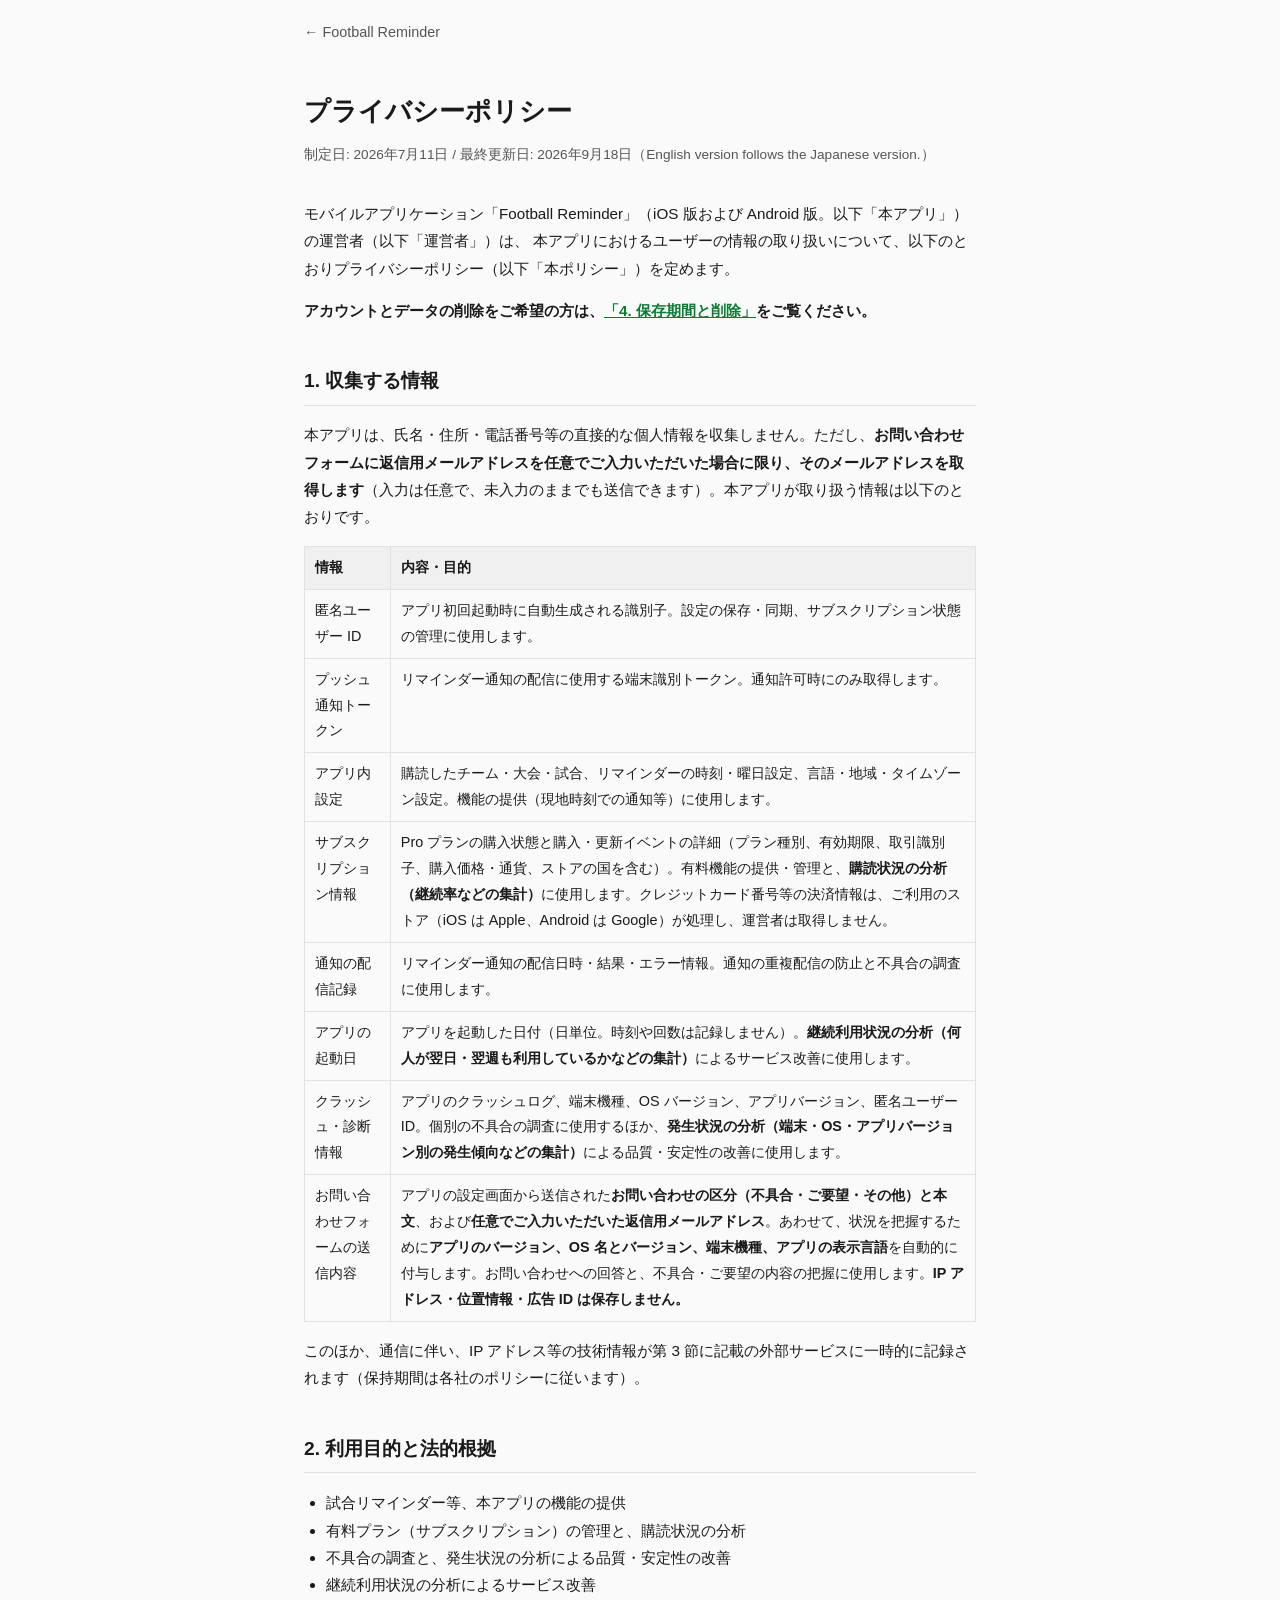
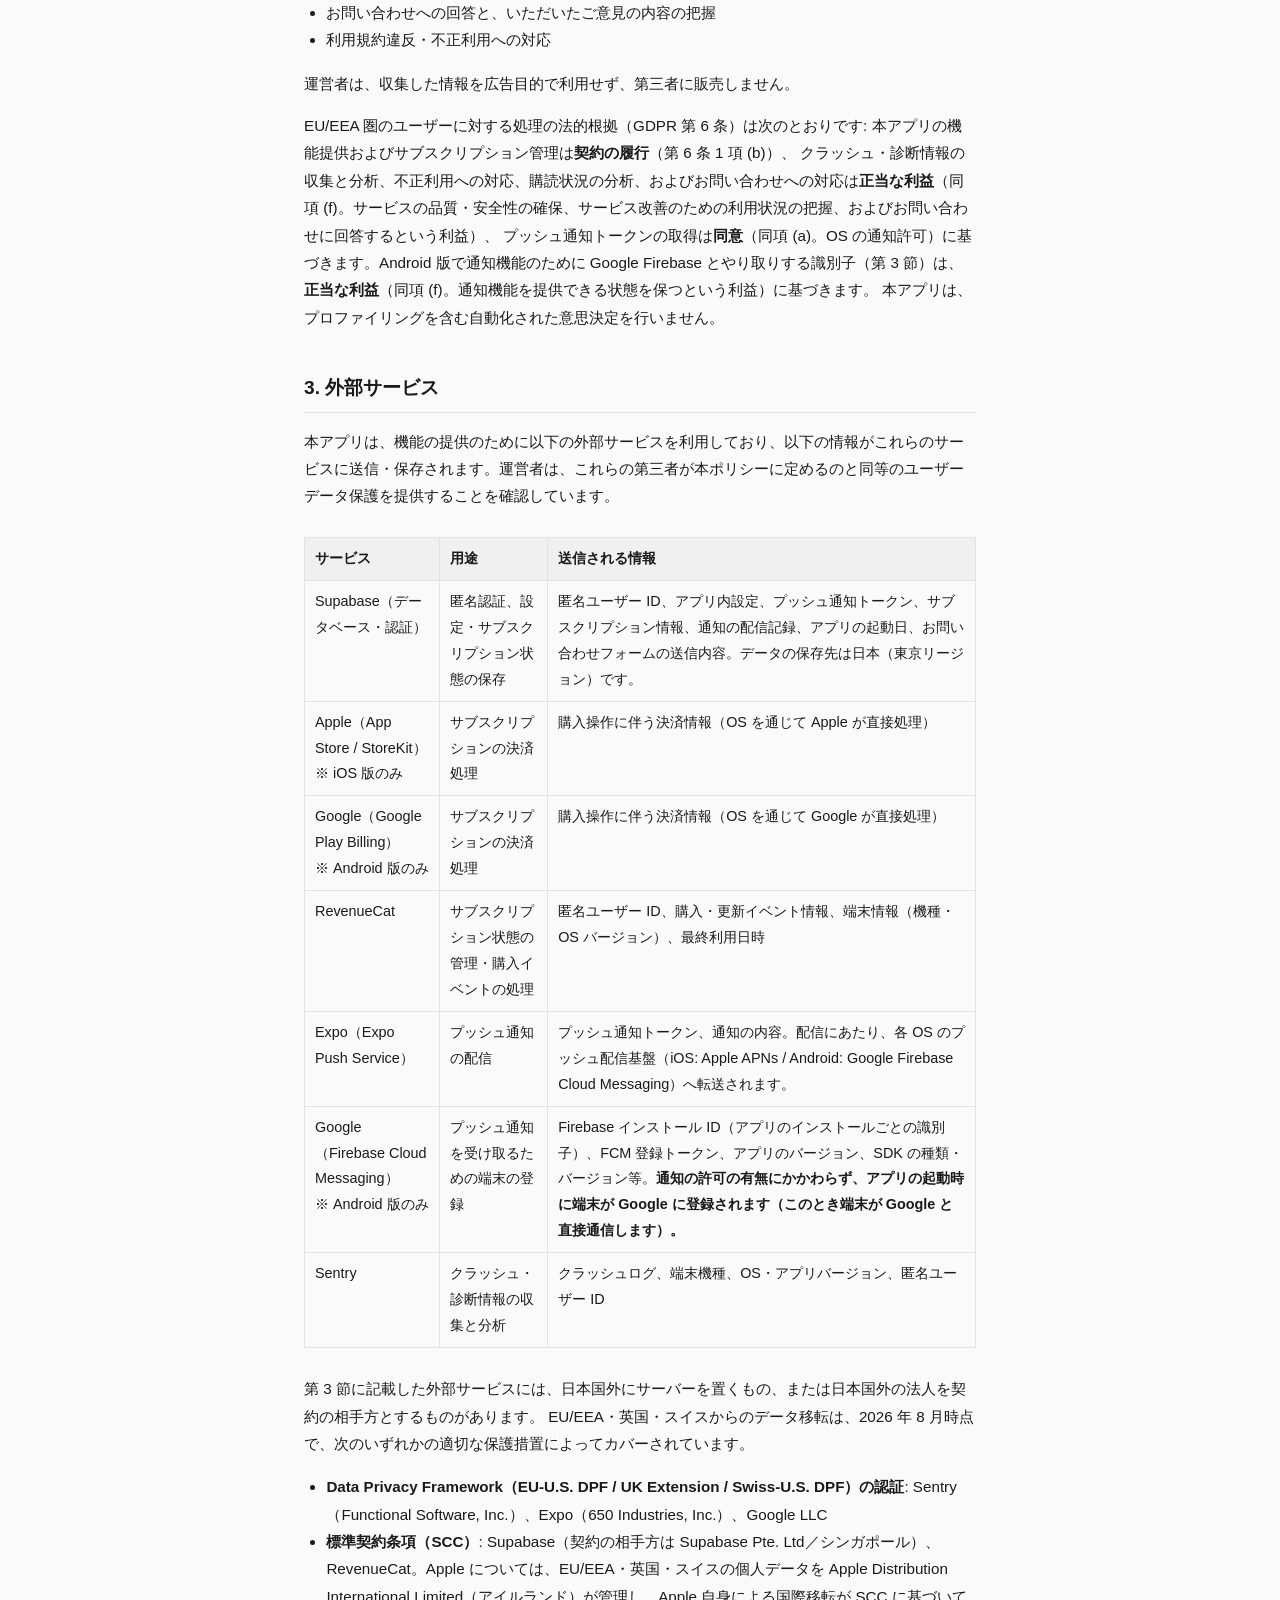
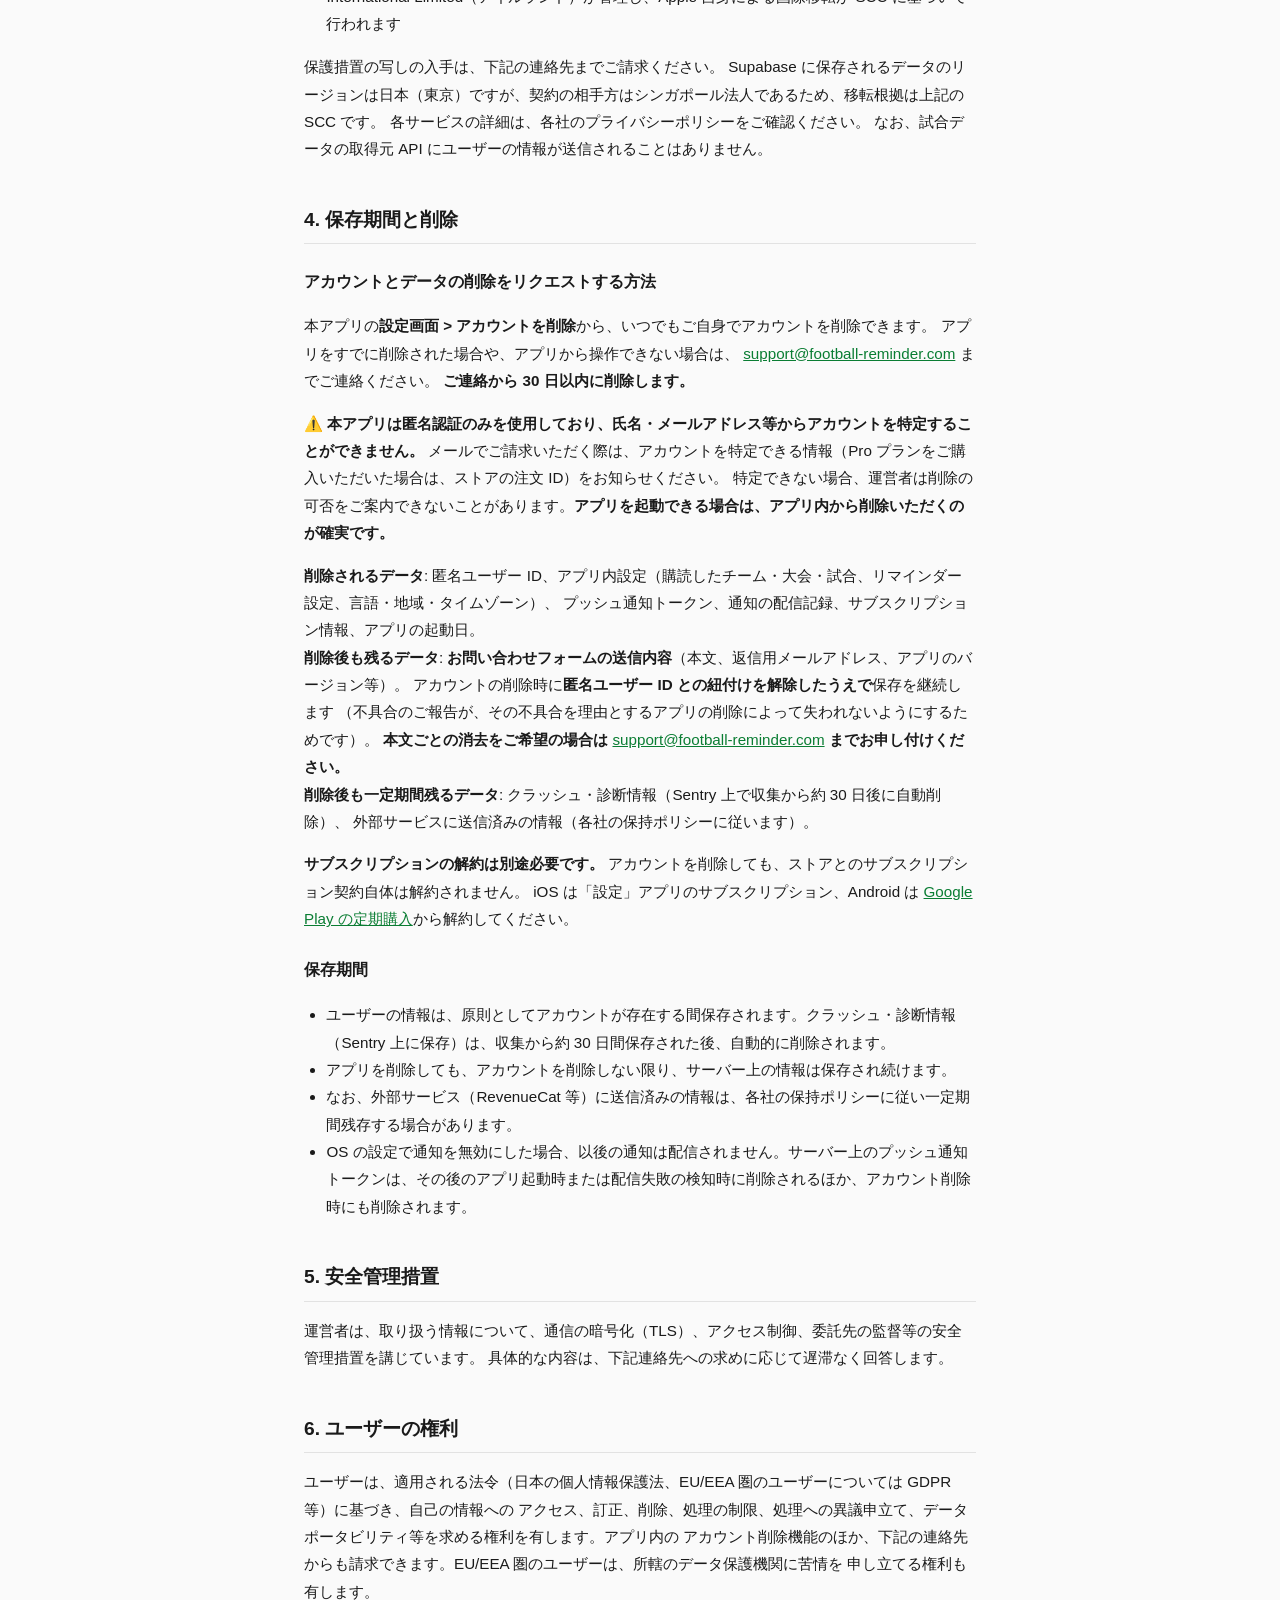
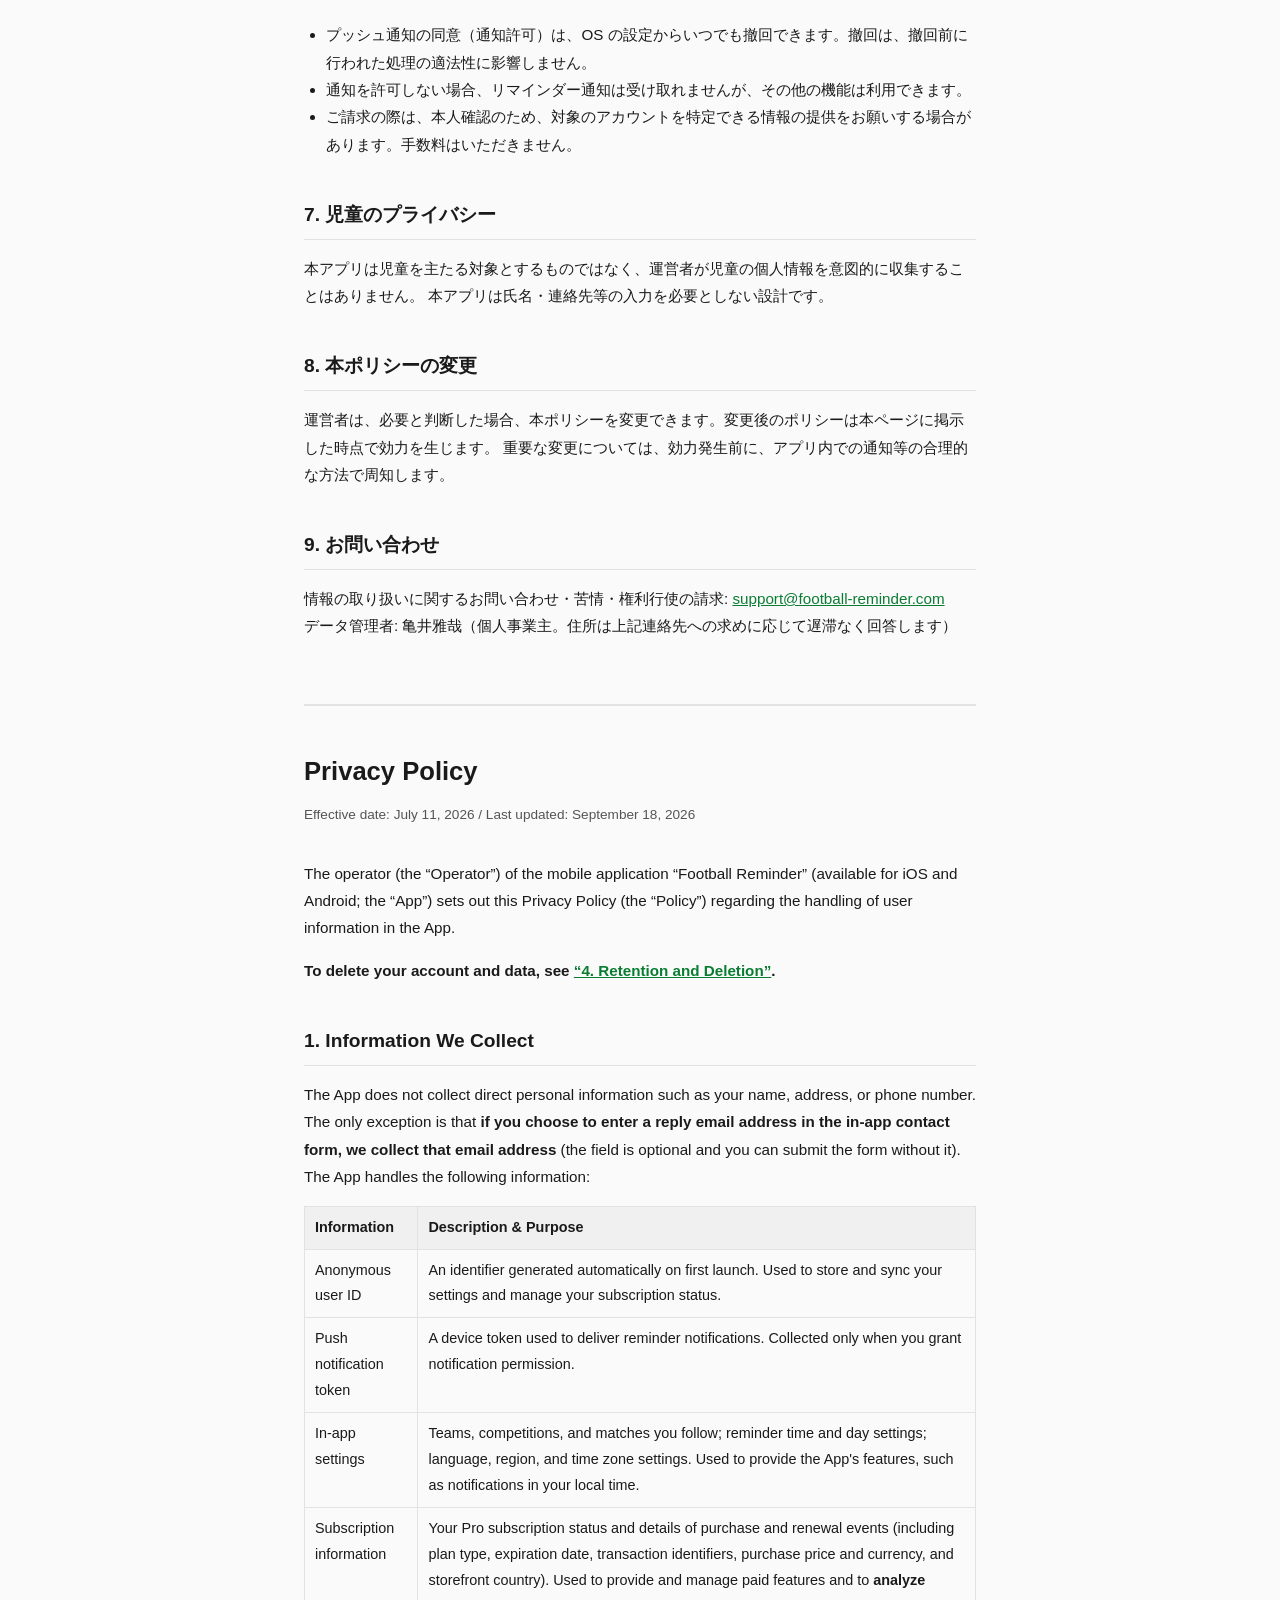
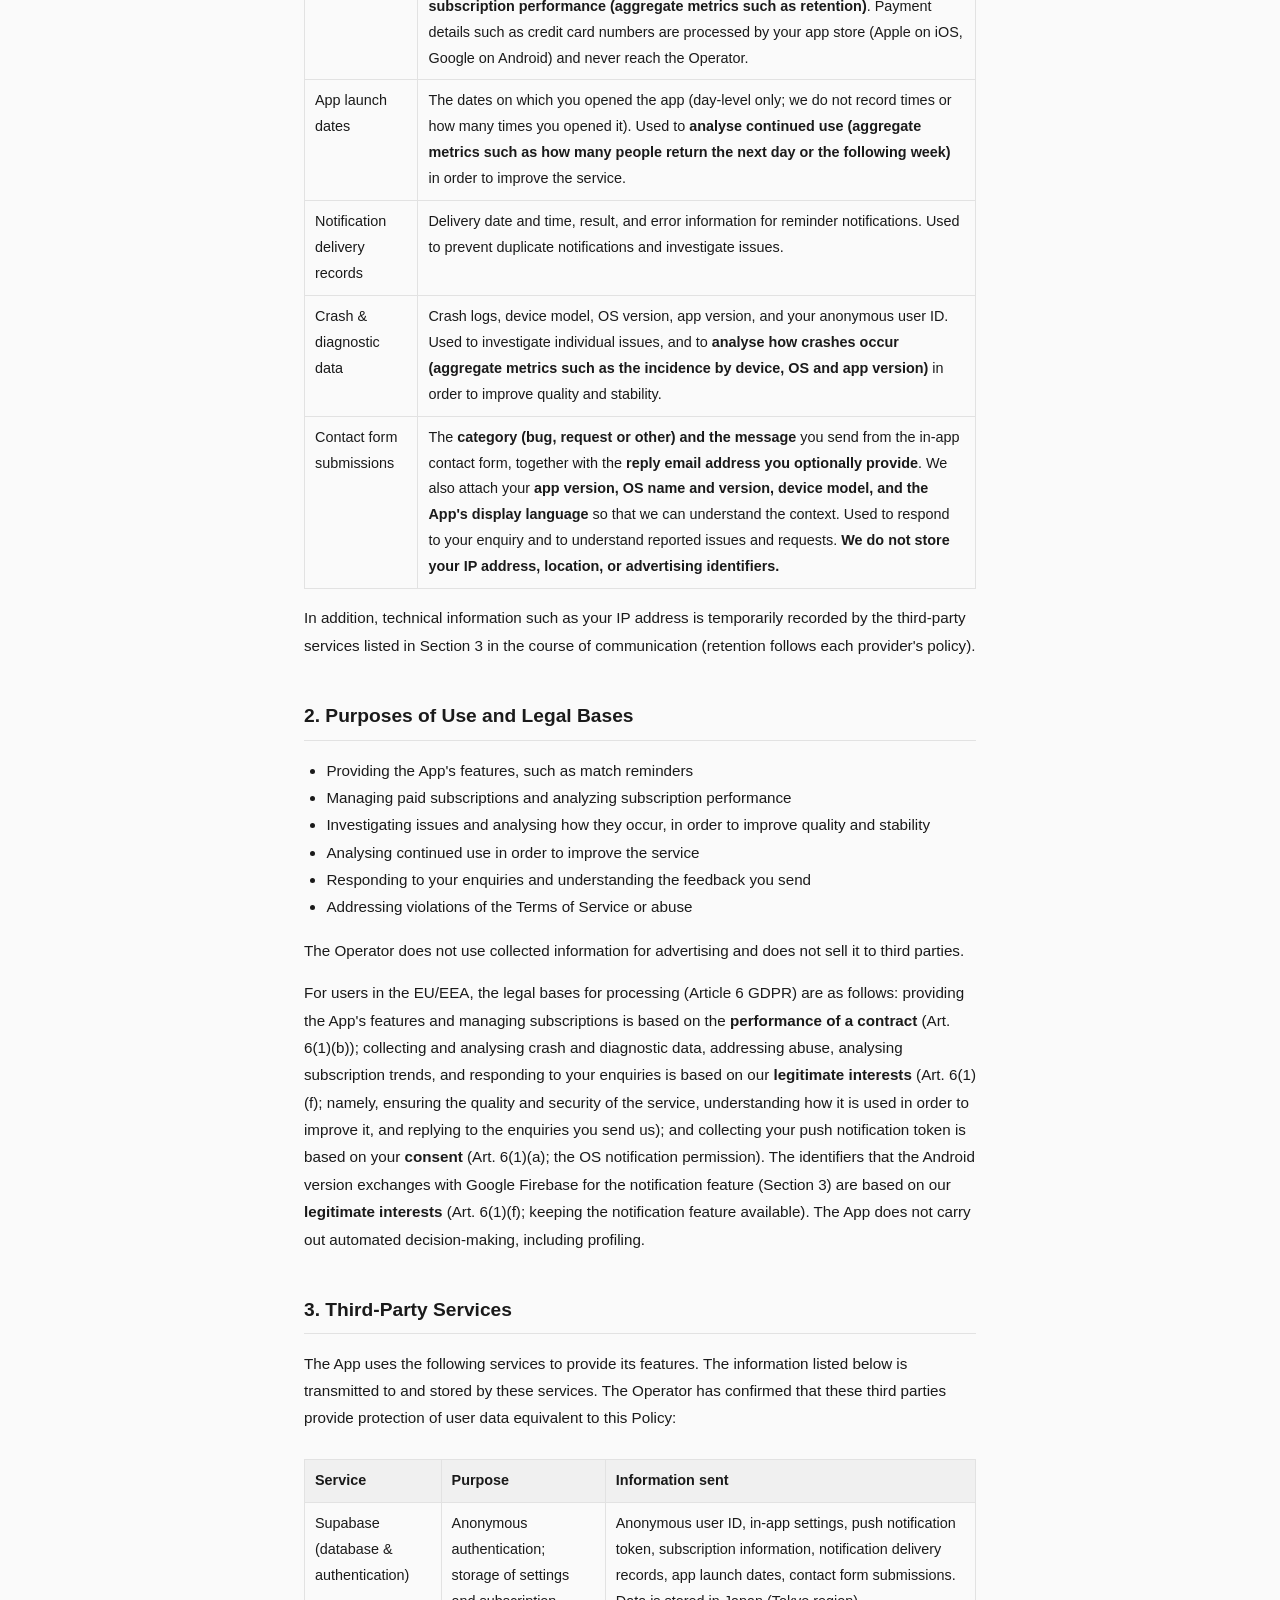
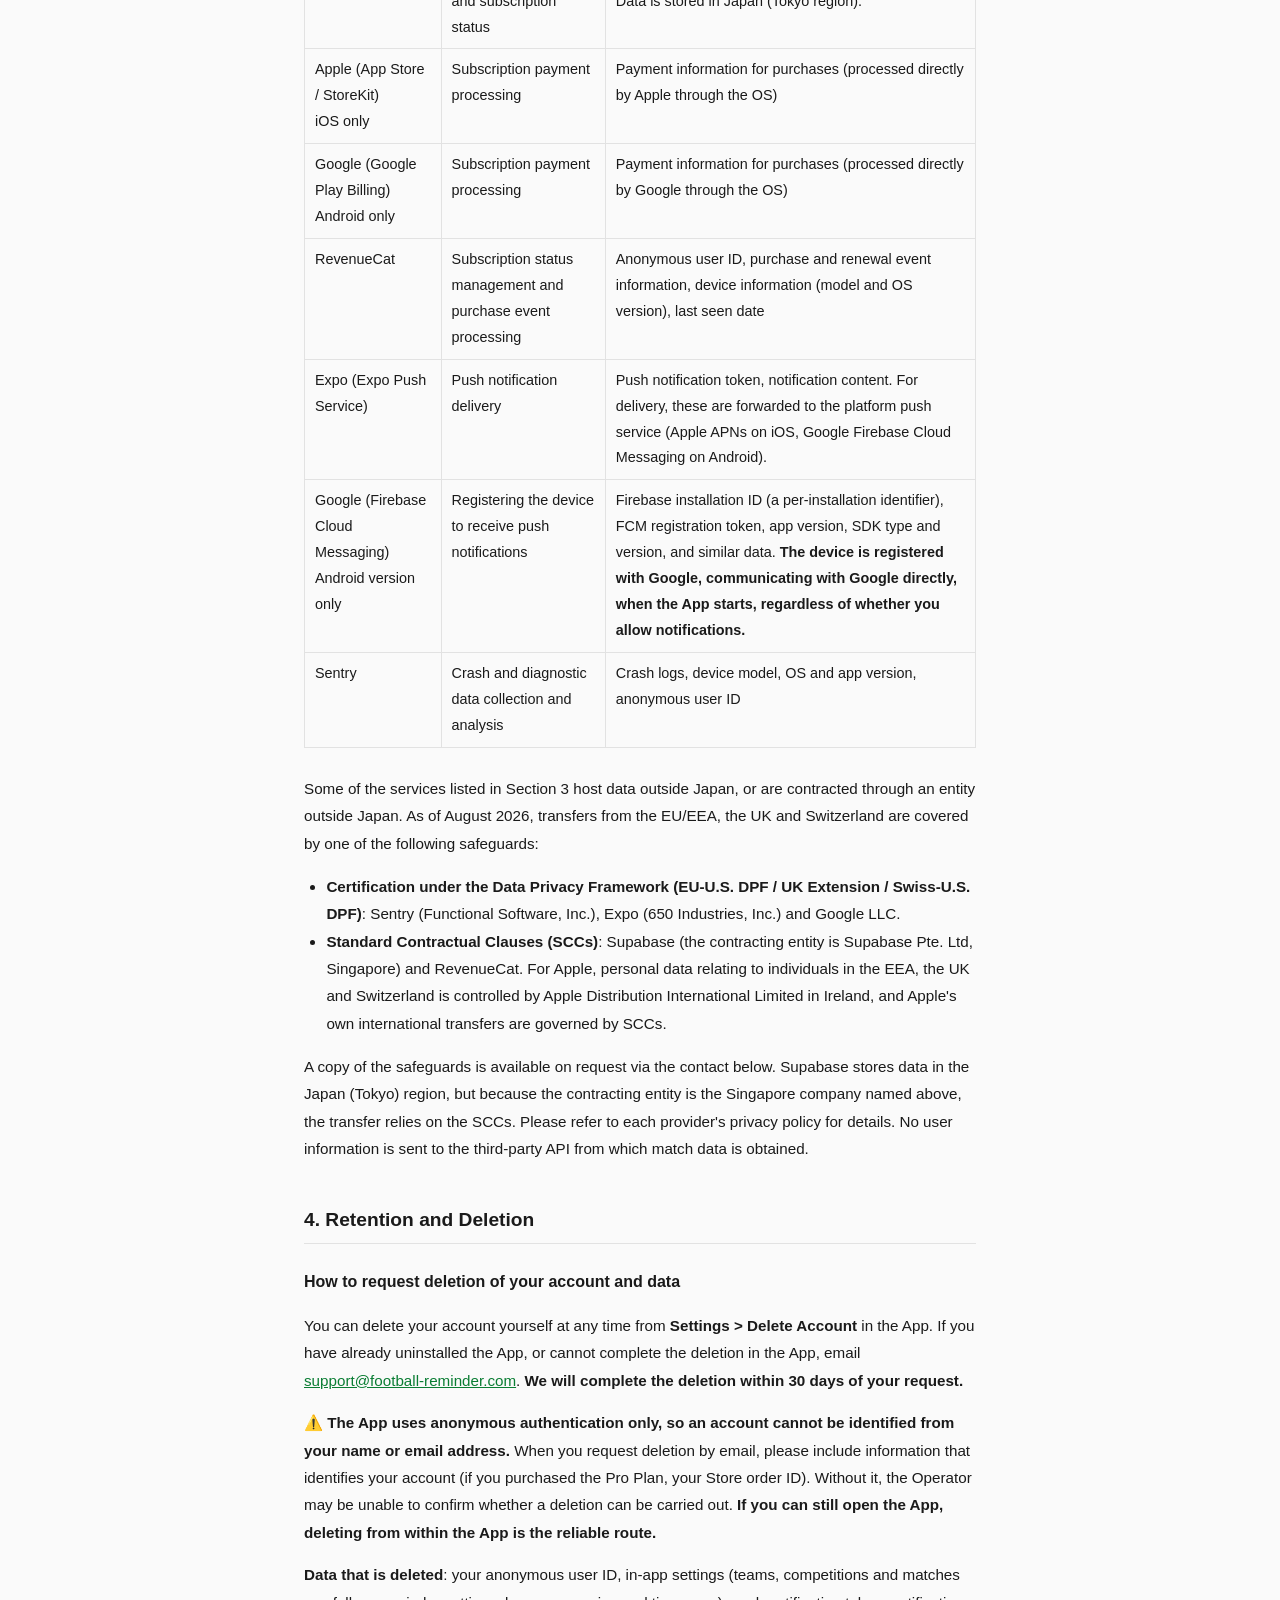
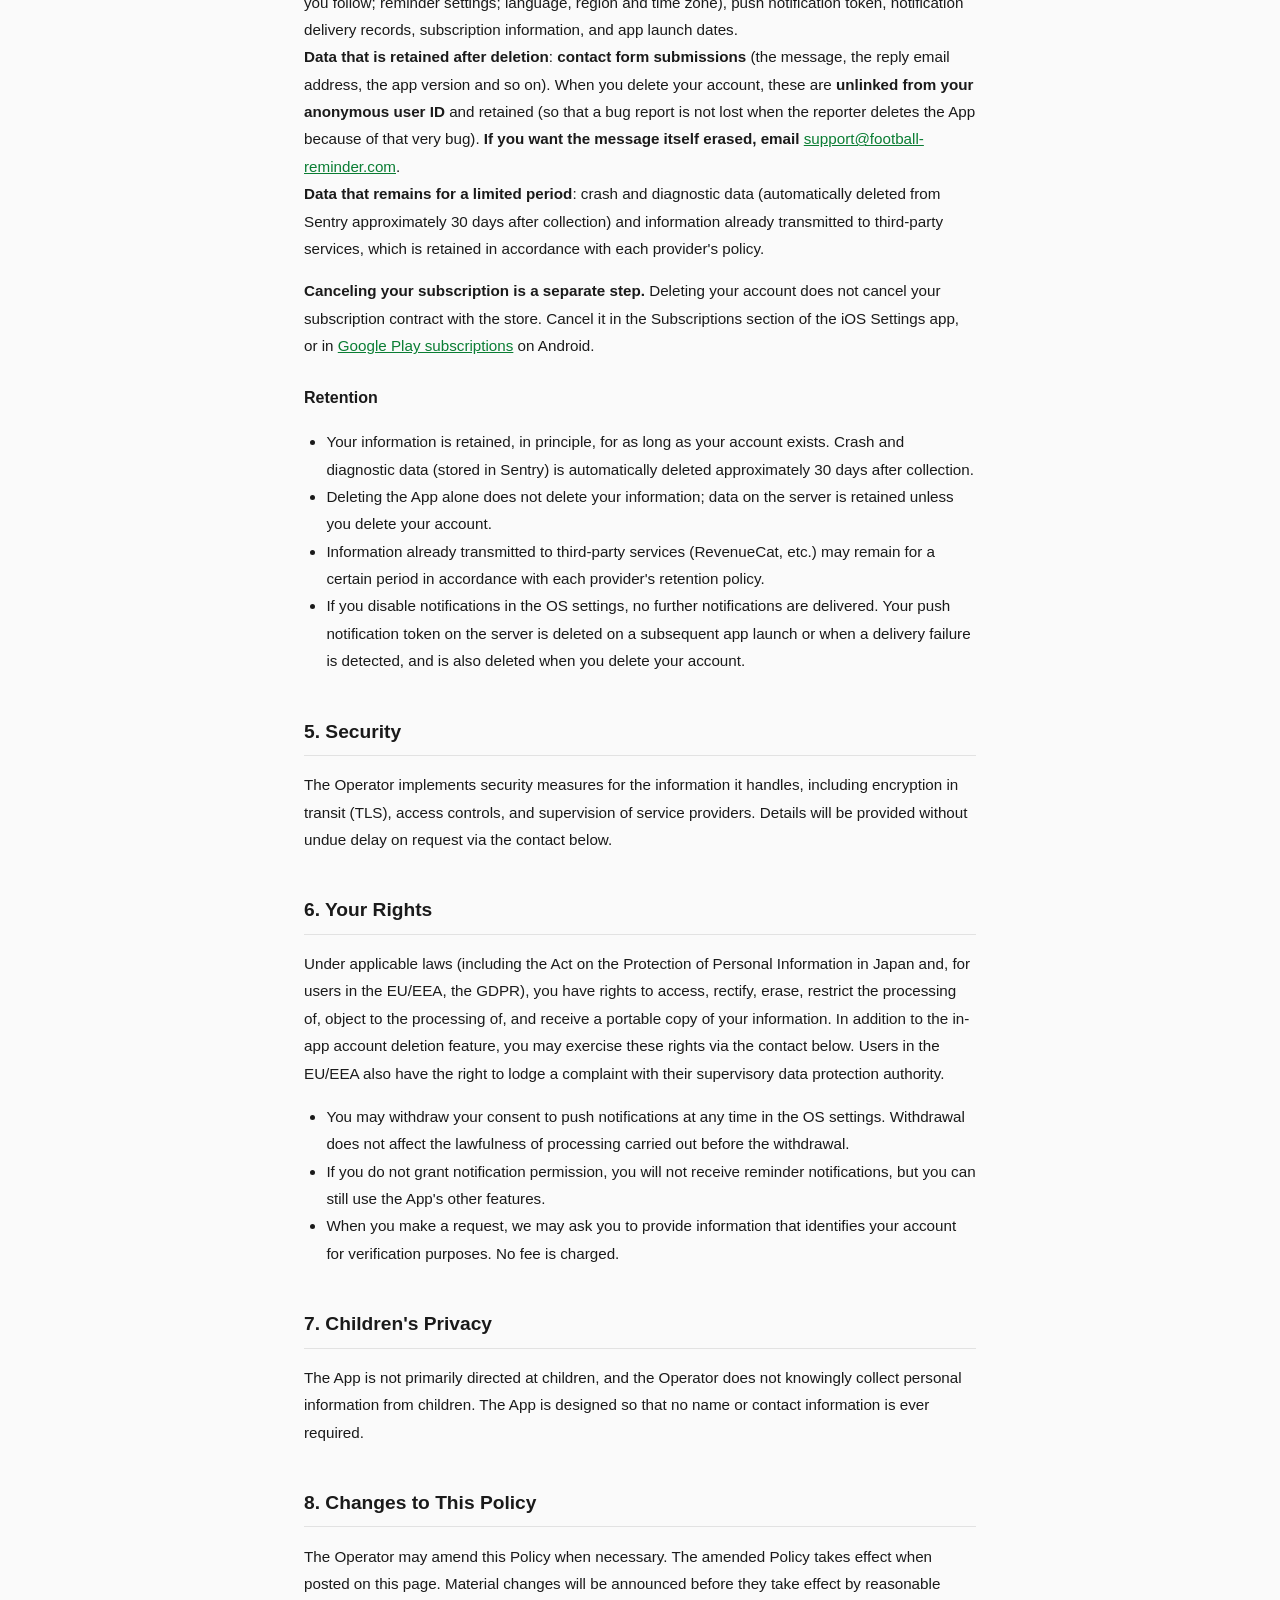
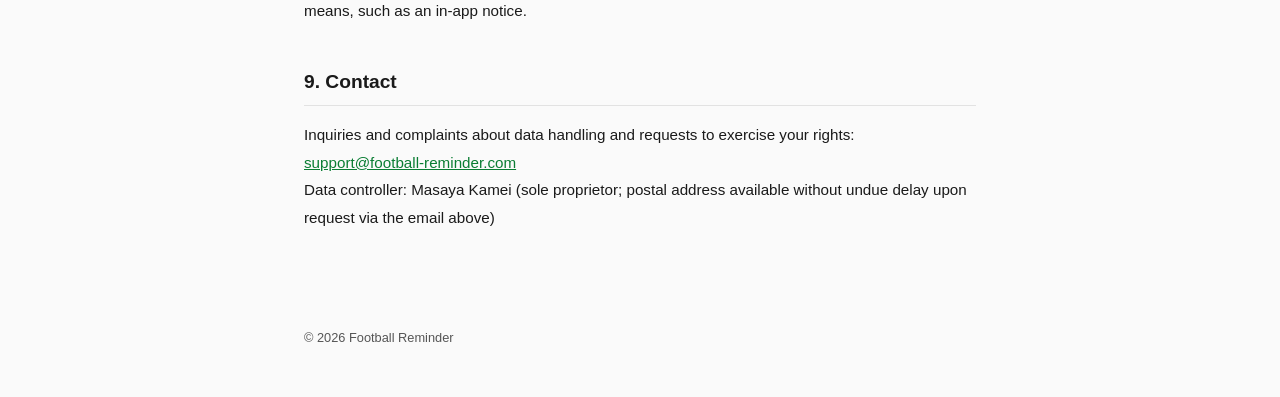
<file: privacy/index.html>
<!DOCTYPE html>
<html lang="ja">
<head>
  <meta charset="UTF-8">
  <meta name="viewport" content="width=device-width, initial-scale=1">
  <title>プライバシーポリシー / Privacy Policy - Football Reminder</title>
  <link rel="stylesheet" href="../style.css">
</head>
<body>
  <div class="site-header"><a href="../">&larr; Football Reminder</a></div>
  <main>
    <h1>プライバシーポリシー</h1>
    <p class="meta">制定日: 2026年7月11日 / 最終更新日: 2026年9月18日（English version follows the Japanese version.）</p>

    <p>
      モバイルアプリケーション「Football Reminder」（iOS 版および Android 版。以下「本アプリ」）の運営者（以下「運営者」）は、
      本アプリにおけるユーザーの情報の取り扱いについて、以下のとおりプライバシーポリシー（以下「本ポリシー」）を定めます。
    </p>

    <p>
      <strong>アカウントとデータの削除をご希望の方は、<a href="#data-deletion">「4. 保存期間と削除」</a>をご覧ください。</strong>
    </p>

    <h2>1. 収集する情報</h2>
    <p>本アプリは、氏名・住所・電話番号等の直接的な個人情報を収集しません。ただし、<strong>お問い合わせフォームに返信用メールアドレスを任意でご入力いただいた場合に限り、そのメールアドレスを取得します</strong>（入力は任意で、未入力のままでも送信できます）。本アプリが取り扱う情報は以下のとおりです。</p>
    <table>
      <tr><th>情報</th><th>内容・目的</th></tr>
      <tr>
        <td>匿名ユーザー ID</td>
        <td>アプリ初回起動時に自動生成される識別子。設定の保存・同期、サブスクリプション状態の管理に使用します。</td>
      </tr>
      <tr>
        <td>プッシュ通知トークン</td>
        <td>リマインダー通知の配信に使用する端末識別トークン。通知許可時にのみ取得します。</td>
      </tr>
      <tr>
        <td>アプリ内設定</td>
        <td>購読したチーム・大会・試合、リマインダーの時刻・曜日設定、言語・地域・タイムゾーン設定。機能の提供（現地時刻での通知等）に使用します。</td>
      </tr>
      <tr>
        <td>サブスクリプション情報</td>
        <td>Pro プランの購入状態と購入・更新イベントの詳細（プラン種別、有効期限、取引識別子、購入価格・通貨、ストアの国を含む）。有料機能の提供・管理と、<strong>購読状況の分析（継続率などの集計）</strong>に使用します。クレジットカード番号等の決済情報は、ご利用のストア（iOS は Apple、Android は Google）が処理し、運営者は取得しません。</td>
      </tr>
      <tr>
        <td>通知の配信記録</td>
        <td>リマインダー通知の配信日時・結果・エラー情報。通知の重複配信の防止と不具合の調査に使用します。</td>
      </tr>
      <tr>
        <td>アプリの起動日</td>
        <td>アプリを起動した日付（日単位。時刻や回数は記録しません）。<strong>継続利用状況の分析（何人が翌日・翌週も利用しているかなどの集計）</strong>によるサービス改善に使用します。</td>
      </tr>
      <tr>
        <td>クラッシュ・診断情報</td>
        <td>アプリのクラッシュログ、端末機種、OS バージョン、アプリバージョン、匿名ユーザー ID。個別の不具合の調査に使用するほか、<strong>発生状況の分析（端末・OS・アプリバージョン別の発生傾向などの集計）</strong>による品質・安定性の改善に使用します。</td>
      </tr>
      <tr>
        <td>お問い合わせフォームの送信内容</td>
        <td>アプリの設定画面から送信された<strong>お問い合わせの区分（不具合・ご要望・その他）と本文</strong>、および<strong>任意でご入力いただいた返信用メールアドレス</strong>。あわせて、状況を把握するために<strong>アプリのバージョン、OS 名とバージョン、端末機種、アプリの表示言語</strong>を自動的に付与します。お問い合わせへの回答と、不具合・ご要望の内容の把握に使用します。<strong>IP アドレス・位置情報・広告 ID は保存しません。</strong></td>
      </tr>
    </table>
    <p>
      このほか、通信に伴い、IP アドレス等の技術情報が第 3 節に記載の外部サービスに一時的に記録されます（保持期間は各社のポリシーに従います）。
    </p>

    <h2>2. 利用目的と法的根拠</h2>
    <ul>
      <li>試合リマインダー等、本アプリの機能の提供</li>
      <li>有料プラン（サブスクリプション）の管理と、購読状況の分析</li>
      <li>不具合の調査と、発生状況の分析による品質・安定性の改善</li>
      <li>継続利用状況の分析によるサービス改善</li>
      <li>お問い合わせへの回答と、いただいたご意見の内容の把握</li>
      <li>利用規約違反・不正利用への対応</li>
    </ul>
    <p>運営者は、収集した情報を広告目的で利用せず、第三者に販売しません。</p>
    <p>
      EU/EEA 圏のユーザーに対する処理の法的根拠（GDPR 第 6 条）は次のとおりです:
      本アプリの機能提供およびサブスクリプション管理は<strong>契約の履行</strong>（第 6 条 1 項 (b)）、
      クラッシュ・診断情報の収集と分析、不正利用への対応、購読状況の分析、およびお問い合わせへの対応は<strong>正当な利益</strong>（同項 (f)。サービスの品質・安全性の確保、サービス改善のための利用状況の把握、およびお問い合わせに回答するという利益）、
      プッシュ通知トークンの取得は<strong>同意</strong>（同項 (a)。OS の通知許可）に基づきます。Android 版で通知機能のために Google Firebase とやり取りする識別子（第 3 節）は、<strong>正当な利益</strong>（同項 (f)。通知機能を提供できる状態を保つという利益）に基づきます。
      本アプリは、プロファイリングを含む自動化された意思決定を行いません。
    </p>

    <h2>3. 外部サービス</h2>
    <p>本アプリは、機能の提供のために以下の外部サービスを利用しており、以下の情報がこれらのサービスに送信・保存されます。運営者は、これらの第三者が本ポリシーに定めるのと同等のユーザーデータ保護を提供することを確認しています。</p>
    <div class="table-scroll">
    <table>
      <tr><th>サービス</th><th>用途</th><th>送信される情報</th></tr>
      <tr><td>Supabase（データベース・認証）</td><td>匿名認証、設定・サブスクリプション状態の保存</td><td>匿名ユーザー ID、アプリ内設定、プッシュ通知トークン、サブスクリプション情報、通知の配信記録、アプリの起動日、お問い合わせフォームの送信内容。データの保存先は日本（東京リージョン）です。</td></tr>
      <tr><td>Apple（App Store / StoreKit）<br>※ iOS 版のみ</td><td>サブスクリプションの決済処理</td><td>購入操作に伴う決済情報（OS を通じて Apple が直接処理）</td></tr>
      <tr><td>Google（Google Play Billing）<br>※ Android 版のみ</td><td>サブスクリプションの決済処理</td><td>購入操作に伴う決済情報（OS を通じて Google が直接処理）</td></tr>
      <tr><td>RevenueCat</td><td>サブスクリプション状態の管理・購入イベントの処理</td><td>匿名ユーザー ID、購入・更新イベント情報、端末情報（機種・OS バージョン）、最終利用日時</td></tr>
      <tr><td>Expo（Expo Push Service）</td><td>プッシュ通知の配信</td><td>プッシュ通知トークン、通知の内容。配信にあたり、各 OS のプッシュ配信基盤（iOS: Apple APNs / Android: Google Firebase Cloud Messaging）へ転送されます。</td></tr>
      <tr><td>Google（Firebase Cloud Messaging）<br>※ Android 版のみ</td><td>プッシュ通知を受け取るための端末の登録</td><td>Firebase インストール ID（アプリのインストールごとの識別子）、FCM 登録トークン、アプリのバージョン、SDK の種類・バージョン等。<strong>通知の許可の有無にかかわらず、アプリの起動時に端末が Google に登録されます（このとき端末が Google と直接通信します）。</strong></td></tr>
      <tr><td>Sentry</td><td>クラッシュ・診断情報の収集と分析</td><td>クラッシュログ、端末機種、OS・アプリバージョン、匿名ユーザー ID</td></tr>
    </table>
    </div>
    <p>
      第 3 節に記載した外部サービスには、日本国外にサーバーを置くもの、または日本国外の法人を契約の相手方とするものがあります。
      EU/EEA・英国・スイスからのデータ移転は、2026 年 8 月時点で、次のいずれかの適切な保護措置によってカバーされています。
    </p>
    <ul>
      <li><strong>Data Privacy Framework（EU-U.S. DPF / UK Extension / Swiss-U.S. DPF）の認証</strong>: Sentry（Functional Software, Inc.）、Expo（650 Industries, Inc.）、Google LLC</li>
      <li><strong>標準契約条項（SCC）</strong>: Supabase（契約の相手方は Supabase Pte. Ltd／シンガポール）、RevenueCat。Apple については、EU/EEA・英国・スイスの個人データを Apple Distribution International Limited（アイルランド）が管理し、Apple 自身による国際移転が SCC に基づいて行われます</li>
    </ul>
    <p>
      保護措置の写しの入手は、下記の連絡先までご請求ください。
      Supabase に保存されるデータのリージョンは日本（東京）ですが、契約の相手方はシンガポール法人であるため、移転根拠は上記の SCC です。
      各サービスの詳細は、各社のプライバシーポリシーをご確認ください。
      なお、試合データの取得元 API にユーザーの情報が送信されることはありません。
    </p>

    <h2 id="data-deletion">4. 保存期間と削除</h2>

    <h3>アカウントとデータの削除をリクエストする方法</h3>
    <p>
      本アプリの<strong>設定画面 &gt; アカウントを削除</strong>から、いつでもご自身でアカウントを削除できます。
      アプリをすでに削除された場合や、アプリから操作できない場合は、
      <a href="mailto:support@football-reminder.com">support@football-reminder.com</a> までご連絡ください。
      <strong>ご連絡から 30 日以内に削除します。</strong>
    </p>
    <p>
      ⚠️ <strong>本アプリは匿名認証のみを使用しており、氏名・メールアドレス等からアカウントを特定することができません。</strong>
      メールでご請求いただく際は、アカウントを特定できる情報（Pro プランをご購入いただいた場合は、ストアの注文 ID）をお知らせください。
      特定できない場合、運営者は削除の可否をご案内できないことがあります。<strong>アプリを起動できる場合は、アプリ内から削除いただくのが確実です。</strong>
    </p>
    <p>
      <strong>削除されるデータ</strong>: 匿名ユーザー ID、アプリ内設定（購読したチーム・大会・試合、リマインダー設定、言語・地域・タイムゾーン）、
      プッシュ通知トークン、通知の配信記録、サブスクリプション情報、アプリの起動日。<br>
      <strong>削除後も残るデータ</strong>: <strong>お問い合わせフォームの送信内容</strong>（本文、返信用メールアドレス、アプリのバージョン等）。
      アカウントの削除時に<strong>匿名ユーザー ID との紐付けを解除したうえで</strong>保存を継続します
      （不具合のご報告が、その不具合を理由とするアプリの削除によって失われないようにするためです）。
      <strong>本文ごとの消去をご希望の場合は</strong> <a href="mailto:support@football-reminder.com">support@football-reminder.com</a> <strong>までお申し付けください。</strong><br>
      <strong>削除後も一定期間残るデータ</strong>: クラッシュ・診断情報（Sentry 上で収集から約 30 日後に自動削除）、
      外部サービスに送信済みの情報（各社の保持ポリシーに従います）。
    </p>
    <p>
      <strong>サブスクリプションの解約は別途必要です。</strong> アカウントを削除しても、ストアとのサブスクリプション契約自体は解約されません。
      iOS は「設定」アプリのサブスクリプション、Android は <a href="https://play.google.com/store/account/subscriptions">Google Play の定期購入</a>から解約してください。
    </p>

    <h3>保存期間</h3>
    <ul>
      <li>ユーザーの情報は、原則としてアカウントが存在する間保存されます。クラッシュ・診断情報（Sentry 上に保存）は、収集から約 30 日間保存された後、自動的に削除されます。</li>
      <li>アプリを削除しても、アカウントを削除しない限り、サーバー上の情報は保存され続けます。</li>
      <li>なお、外部サービス（RevenueCat 等）に送信済みの情報は、各社の保持ポリシーに従い一定期間残存する場合があります。</li>
      <li>OS の設定で通知を無効にした場合、以後の通知は配信されません。サーバー上のプッシュ通知トークンは、その後のアプリ起動時または配信失敗の検知時に削除されるほか、アカウント削除時にも削除されます。</li>
    </ul>

    <h2>5. 安全管理措置</h2>
    <p>
      運営者は、取り扱う情報について、通信の暗号化（TLS）、アクセス制御、委託先の監督等の安全管理措置を講じています。
      具体的な内容は、下記連絡先への求めに応じて遅滞なく回答します。
    </p>

    <h2>6. ユーザーの権利</h2>
    <p>
      ユーザーは、適用される法令（日本の個人情報保護法、EU/EEA 圏のユーザーについては GDPR 等）に基づき、自己の情報への
      アクセス、訂正、削除、処理の制限、処理への異議申立て、データポータビリティ等を求める権利を有します。アプリ内の
      アカウント削除機能のほか、下記の連絡先からも請求できます。EU/EEA 圏のユーザーは、所轄のデータ保護機関に苦情を
      申し立てる権利も有します。
    </p>
    <ul>
      <li>プッシュ通知の同意（通知許可）は、OS の設定からいつでも撤回できます。撤回は、撤回前に行われた処理の適法性に影響しません。</li>
      <li>通知を許可しない場合、リマインダー通知は受け取れませんが、その他の機能は利用できます。</li>
      <li>ご請求の際は、本人確認のため、対象のアカウントを特定できる情報の提供をお願いする場合があります。手数料はいただきません。</li>
    </ul>

    <h2>7. 児童のプライバシー</h2>
    <p>
      本アプリは児童を主たる対象とするものではなく、運営者が児童の個人情報を意図的に収集することはありません。
      本アプリは氏名・連絡先等の入力を必要としない設計です。
    </p>

    <h2>8. 本ポリシーの変更</h2>
    <p>
      運営者は、必要と判断した場合、本ポリシーを変更できます。変更後のポリシーは本ページに掲示した時点で効力を生じます。
      重要な変更については、効力発生前に、アプリ内での通知等の合理的な方法で周知します。
    </p>

    <h2>9. お問い合わせ</h2>
    <p>
      情報の取り扱いに関するお問い合わせ・苦情・権利行使の請求:
      <a href="mailto:support@football-reminder.com">support@football-reminder.com</a><br>
      データ管理者: 亀井雅哉（個人事業主。住所は上記連絡先への求めに応じて遅滞なく回答します）
    </p>

    <hr class="lang-divider">

    <section lang="en">

    <h1>Privacy Policy</h1>
    <p class="meta">Effective date: July 11, 2026 / Last updated: September 18, 2026</p>

    <p>
      The operator (the &ldquo;Operator&rdquo;) of the mobile application &ldquo;Football Reminder&rdquo; (available for
      iOS and Android; the &ldquo;App&rdquo;) sets out this Privacy Policy (the &ldquo;Policy&rdquo;) regarding the
      handling of user information in the App.
    </p>

    <p>
      <strong>To delete your account and data, see <a href="#data-deletion-en">&ldquo;4. Retention and Deletion&rdquo;</a>.</strong>
    </p>

    <h2>1. Information We Collect</h2>
    <p>The App does not collect direct personal information such as your name, address, or phone number. The only exception is that <strong>if you choose to enter a reply email address in the in-app contact form, we collect that email address</strong> (the field is optional and you can submit the form without it). The App handles the following information:</p>
    <table>
      <tr><th>Information</th><th>Description &amp; Purpose</th></tr>
      <tr>
        <td>Anonymous user ID</td>
        <td>An identifier generated automatically on first launch. Used to store and sync your settings and manage your subscription status.</td>
      </tr>
      <tr>
        <td>Push notification token</td>
        <td>A device token used to deliver reminder notifications. Collected only when you grant notification permission.</td>
      </tr>
      <tr>
        <td>In-app settings</td>
        <td>Teams, competitions, and matches you follow; reminder time and day settings; language, region, and time zone settings. Used to provide the App's features, such as notifications in your local time.</td>
      </tr>
      <tr>
        <td>Subscription information</td>
        <td>Your Pro subscription status and details of purchase and renewal events (including plan type, expiration date, transaction identifiers, purchase price and currency, and storefront country). Used to provide and manage paid features and to <strong>analyze subscription performance (aggregate metrics such as retention)</strong>. Payment details such as credit card numbers are processed by your app store (Apple on iOS, Google on Android) and never reach the Operator.</td>
      </tr>
      <tr>
        <td>App launch dates</td>
        <td>The dates on which you opened the app (day-level only; we do not record times or how many times you opened
          it). Used to <strong>analyse continued use (aggregate metrics such as how many people return the next day or
          the following week)</strong> in order to improve the service.</td>
      </tr>
      <tr>
        <td>Notification delivery records</td>
        <td>Delivery date and time, result, and error information for reminder notifications. Used to prevent duplicate notifications and investigate issues.</td>
      </tr>
      <tr>
        <td>Crash &amp; diagnostic data</td>
        <td>Crash logs, device model, OS version, app version, and your anonymous user ID. Used to investigate individual issues, and to <strong>analyse how crashes occur (aggregate metrics such as the incidence by device, OS and app version)</strong> in order to improve quality and stability.</td>
      </tr>
      <tr>
        <td>Contact form submissions</td>
        <td>The <strong>category (bug, request or other) and the message</strong> you send from the in-app contact form, together with the <strong>reply email address you optionally provide</strong>. We also attach your <strong>app version, OS name and version, device model, and the App's display language</strong> so that we can understand the context. Used to respond to your enquiry and to understand reported issues and requests. <strong>We do not store your IP address, location, or advertising identifiers.</strong></td>
      </tr>
    </table>
    <p>
      In addition, technical information such as your IP address is temporarily recorded by the third-party services
      listed in Section 3 in the course of communication (retention follows each provider's policy).
    </p>

    <h2>2. Purposes of Use and Legal Bases</h2>
    <ul>
      <li>Providing the App's features, such as match reminders</li>
      <li>Managing paid subscriptions and analyzing subscription performance</li>
      <li>Investigating issues and analysing how they occur, in order to improve quality and stability</li>
      <li>Analysing continued use in order to improve the service</li>
      <li>Responding to your enquiries and understanding the feedback you send</li>
      <li>Addressing violations of the Terms of Service or abuse</li>
    </ul>
    <p>The Operator does not use collected information for advertising and does not sell it to third parties.</p>
    <p>
      For users in the EU/EEA, the legal bases for processing (Article 6 GDPR) are as follows: providing the App's
      features and managing subscriptions is based on the <strong>performance of a contract</strong> (Art. 6(1)(b));
      collecting and analysing crash and diagnostic data, addressing abuse, analysing subscription trends, and responding to your enquiries is based on our <strong>legitimate interests</strong>
      (Art. 6(1)(f); namely, ensuring the quality and security of the service, understanding how it is used in order to improve it, and replying to the enquiries you send us); and collecting your push notification
      token is based on your <strong>consent</strong> (Art. 6(1)(a); the OS notification permission). The identifiers that
      the Android version exchanges with Google Firebase for the notification feature (Section 3) are based on our
      <strong>legitimate interests</strong> (Art. 6(1)(f); keeping the notification feature available). The App does not
      carry out automated decision-making, including profiling.
    </p>

    <h2>3. Third-Party Services</h2>
    <p>The App uses the following services to provide its features. The information listed below is transmitted to and stored by these services. The Operator has confirmed that these third parties provide protection of user data equivalent to this Policy:</p>
    <div class="table-scroll">
    <table>
      <tr><th>Service</th><th>Purpose</th><th>Information sent</th></tr>
      <tr><td>Supabase (database &amp; authentication)</td><td>Anonymous authentication; storage of settings and subscription status</td><td>Anonymous user ID, in-app settings, push notification token, subscription information, notification delivery records, app launch dates, contact form submissions. Data is stored in Japan (Tokyo region).</td></tr>
      <tr><td>Apple (App Store / StoreKit)<br>iOS only</td><td>Subscription payment processing</td><td>Payment information for purchases (processed directly by Apple through the OS)</td></tr>
      <tr><td>Google (Google Play Billing)<br>Android only</td><td>Subscription payment processing</td><td>Payment information for purchases (processed directly by Google through the OS)</td></tr>
      <tr><td>RevenueCat</td><td>Subscription status management and purchase event processing</td><td>Anonymous user ID, purchase and renewal event information, device information (model and OS version), last seen date</td></tr>
      <tr><td>Expo (Expo Push Service)</td><td>Push notification delivery</td><td>Push notification token, notification content. For delivery, these are forwarded to the platform push service (Apple APNs on iOS, Google Firebase Cloud Messaging on Android).</td></tr>
      <tr><td>Google (Firebase Cloud Messaging)<br>Android version only</td><td>Registering the device to receive push notifications</td><td>Firebase installation ID (a per-installation identifier), FCM registration token, app version, SDK type and version, and similar data. <strong>The device is registered with Google, communicating with Google directly, when the App starts, regardless of whether you allow notifications.</strong></td></tr>
      <tr><td>Sentry</td><td>Crash and diagnostic data collection and analysis</td><td>Crash logs, device model, OS and app version, anonymous user ID</td></tr>
    </table>
    </div>
    <p>
      Some of the services listed in Section 3 host data outside Japan, or are contracted through an entity outside Japan.
      As of August 2026, transfers from the EU/EEA, the UK and Switzerland are covered by one of the following safeguards:
    </p>
    <ul>
      <li><strong>Certification under the Data Privacy Framework (EU-U.S. DPF / UK Extension / Swiss-U.S. DPF)</strong>: Sentry (Functional Software, Inc.), Expo (650 Industries, Inc.) and Google LLC.</li>
      <li><strong>Standard Contractual Clauses (SCCs)</strong>: Supabase (the contracting entity is Supabase Pte. Ltd, Singapore) and RevenueCat. For Apple, personal data relating to individuals in the EEA, the UK and Switzerland is controlled by Apple Distribution International Limited in Ireland, and Apple's own international transfers are governed by SCCs.</li>
    </ul>
    <p>
      A copy of the safeguards is available on request via the contact below.
      Supabase stores data in the Japan (Tokyo) region, but because the contracting entity is the Singapore company named above, the transfer relies on the SCCs.
      Please refer to each provider's privacy policy for details. No user information is sent to the third-party API from
      which match data is obtained.
    </p>

    <h2 id="data-deletion-en">4. Retention and Deletion</h2>

    <h3>How to request deletion of your account and data</h3>
    <p>
      You can delete your account yourself at any time from <strong>Settings &gt; Delete Account</strong> in the App.
      If you have already uninstalled the App, or cannot complete the deletion in the App, email
      <a href="mailto:support@football-reminder.com">support@football-reminder.com</a>.
      <strong>We will complete the deletion within 30 days of your request.</strong>
    </p>
    <p>
      ⚠️ <strong>The App uses anonymous authentication only, so an account cannot be identified from your name or email address.</strong>
      When you request deletion by email, please include information that identifies your account (if you purchased the Pro Plan,
      your Store order ID). Without it, the Operator may be unable to confirm whether a deletion can be carried out.
      <strong>If you can still open the App, deleting from within the App is the reliable route.</strong>
    </p>
    <p>
      <strong>Data that is deleted</strong>: your anonymous user ID, in-app settings (teams, competitions and matches you
      follow; reminder settings; language, region and time zone), push notification token, notification delivery records,
      subscription information, and app launch dates.<br>
      <strong>Data that is retained after deletion</strong>: <strong>contact form submissions</strong> (the message, the reply
      email address, the app version and so on). When you delete your account, these are <strong>unlinked from your anonymous
      user ID</strong> and retained (so that a bug report is not lost when the reporter deletes the App because of that very
      bug). <strong>If you want the message itself erased, email</strong>
      <a href="mailto:support@football-reminder.com">support@football-reminder.com</a>.<br>
      <strong>Data that remains for a limited period</strong>: crash and diagnostic data (automatically deleted from
      Sentry approximately 30 days after collection) and information already transmitted to third-party services, which
      is retained in accordance with each provider's policy.
    </p>
    <p>
      <strong>Canceling your subscription is a separate step.</strong> Deleting your account does not cancel your
      subscription contract with the store. Cancel it in the Subscriptions section of the iOS Settings app, or in
      <a href="https://play.google.com/store/account/subscriptions">Google Play subscriptions</a> on Android.
    </p>

    <h3>Retention</h3>
    <ul>
      <li>Your information is retained, in principle, for as long as your account exists. Crash and diagnostic data (stored in Sentry) is automatically deleted approximately 30 days after collection.</li>
      <li>Deleting the App alone does not delete your information; data on the server is retained unless you delete your account.</li>
      <li>Information already transmitted to third-party services (RevenueCat, etc.) may remain for a certain period in accordance with each provider's retention policy.</li>
      <li>If you disable notifications in the OS settings, no further notifications are delivered. Your push notification token on the server is deleted on a subsequent app launch or when a delivery failure is detected, and is also deleted when you delete your account.</li>
    </ul>

    <h2>5. Security</h2>
    <p>
      The Operator implements security measures for the information it handles, including encryption in transit (TLS),
      access controls, and supervision of service providers. Details will be provided without undue delay on request via the contact below.
    </p>

    <h2>6. Your Rights</h2>
    <p>
      Under applicable laws (including the Act on the Protection of Personal Information in Japan and, for users in the
      EU/EEA, the GDPR), you have rights to access, rectify, erase, restrict the processing of, object to the processing
      of, and receive a portable copy of your information. In addition to the in-app account deletion feature, you may
      exercise these rights via the contact below. Users in the EU/EEA also have the right to lodge a complaint with
      their supervisory data protection authority.
    </p>
    <ul>
      <li>You may withdraw your consent to push notifications at any time in the OS settings. Withdrawal does not affect the lawfulness of processing carried out before the withdrawal.</li>
      <li>If you do not grant notification permission, you will not receive reminder notifications, but you can still use the App's other features.</li>
      <li>When you make a request, we may ask you to provide information that identifies your account for verification purposes. No fee is charged.</li>
    </ul>

    <h2>7. Children's Privacy</h2>
    <p>
      The App is not primarily directed at children, and the Operator does not knowingly collect personal information
      from children. The App is designed so that no name or contact information is ever required.
    </p>

    <h2>8. Changes to This Policy</h2>
    <p>
      The Operator may amend this Policy when necessary. The amended Policy takes effect when posted on this page.
      Material changes will be announced before they take effect by reasonable means, such as an in-app notice.
    </p>

    <h2>9. Contact</h2>
    <p>
      Inquiries and complaints about data handling and requests to exercise your rights:
      <a href="mailto:support@football-reminder.com">support@football-reminder.com</a><br>
      Data controller: Masaya Kamei (sole proprietor; postal address available without undue delay upon request via the email above)
    </p>

    </section>
  </main>
  <footer>
    &copy; 2026 Football Reminder
  </footer>
</body>
</html>
</file>
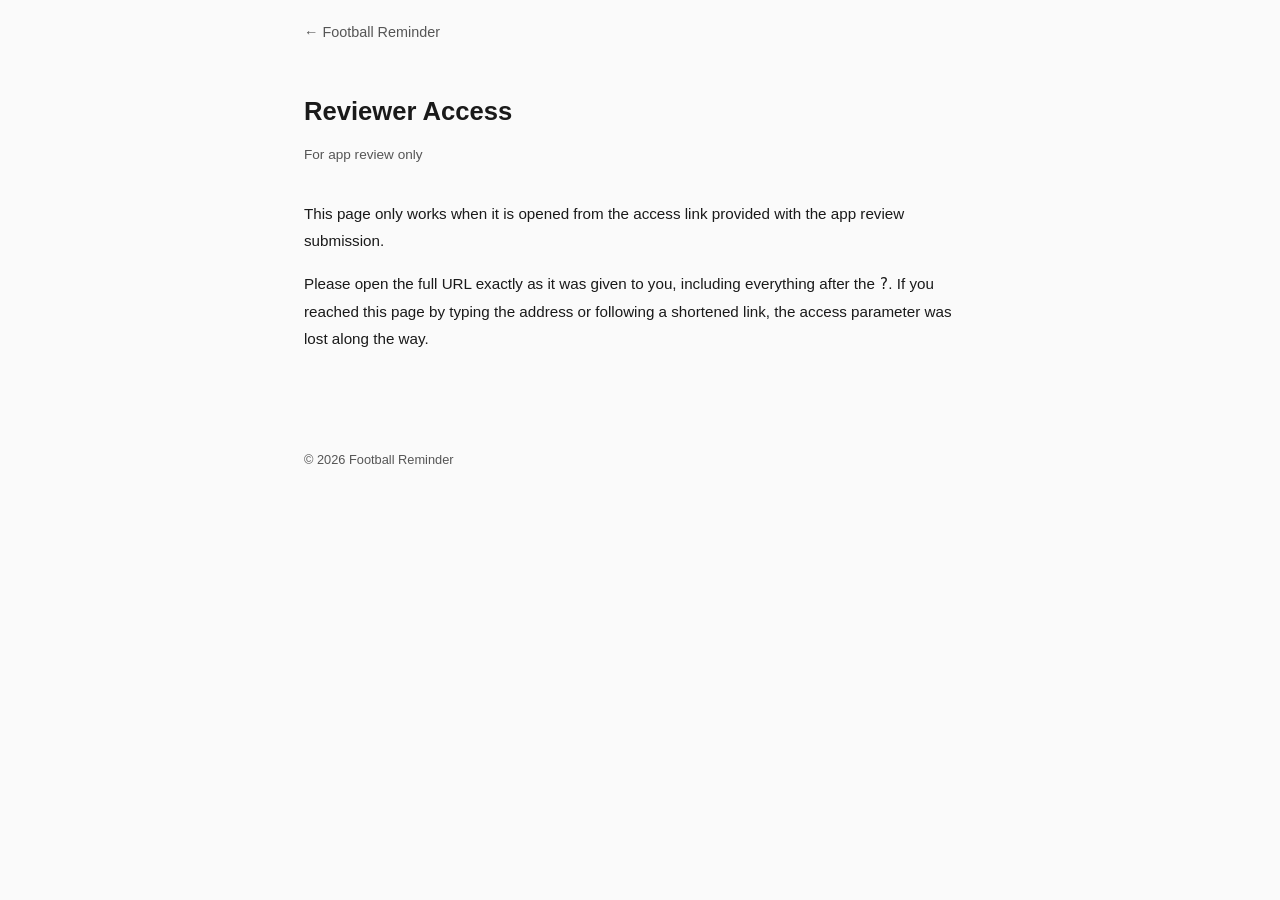
<file: review-access/index.html>
<!DOCTYPE html>
<html lang="en">
<head>
  <meta charset="UTF-8">
  <meta name="viewport" content="width=device-width, initial-scale=1">
  <!-- token がクエリに乗るため、Referer での外部漏洩と検索インデックスを止める -->
  <meta name="referrer" content="no-referrer">
  <meta name="robots" content="noindex, nofollow">
  <title>Reviewer Access - Football Reminder</title>
  <link rel="stylesheet" href="../style.css">
</head>
<body>
  <div class="site-header"><a href="../">&larr; Football Reminder</a></div>
  <main>
    <h1>Reviewer Access</h1>
    <p class="meta">For app review only</p>

    <div id="ready" hidden>
      <p>
        This link unlocks the Pro features of <strong>Football Reminder</strong> on this device, so that all
        subscription-only functionality can be reviewed without making a purchase.
      </p>
      <ol>
        <li><strong>Install the app first</strong> from Google Play. The button below does nothing until the app is installed.</li>
        <li>Then tap the button. The app opens and unlocks Pro automatically.</li>
      </ol>
      <p><a id="open" class="unlock-button" href="#">Open Football Reminder and unlock Pro</a></p>
    </div>

    <!-- JS 無効だと #ready / #nolink がどちらも hidden のまま = 完全な白紙になるため、案内を 1 つ出す -->
    <noscript>
      <p>
        This page needs JavaScript to build the access link. Please enable JavaScript and reload the
        full URL provided with the app review submission.
      </p>
    </noscript>

    <div id="nolink" hidden>
      <p>
        This page only works when it is opened from the access link provided with the app review submission.
      </p>
      <p>
        Please open the full URL exactly as it was given to you, including everything after the
        <code>?</code>. If you reached this page by typing the address or following a shortened link,
        the access parameter was lost along the way.
      </p>
    </div>
  </main>
  <footer>
    &copy; 2026 Football Reminder
  </footer>
  <script>
    // token は自分の URL のクエリからのみ読む。ページにも履歴にも埋め込まない。
    var t = new URLSearchParams(location.search).get("t");
    if (t && /^[0-9a-f]{32,}$/.test(t)) {
      // hex のみなのでエンコード不要。そのまま埋める。
      document.getElementById("open").href = "football-reminder://review-access?t=" + t;
      document.getElementById("ready").hidden = false;
    } else {
      // 空 / 不正な token でアプリを開くと審査担当者がエラー画面に着地するため、リンクを出さない。
      document.getElementById("nolink").hidden = false;
    }
  </script>
</body>
</html>
</file>
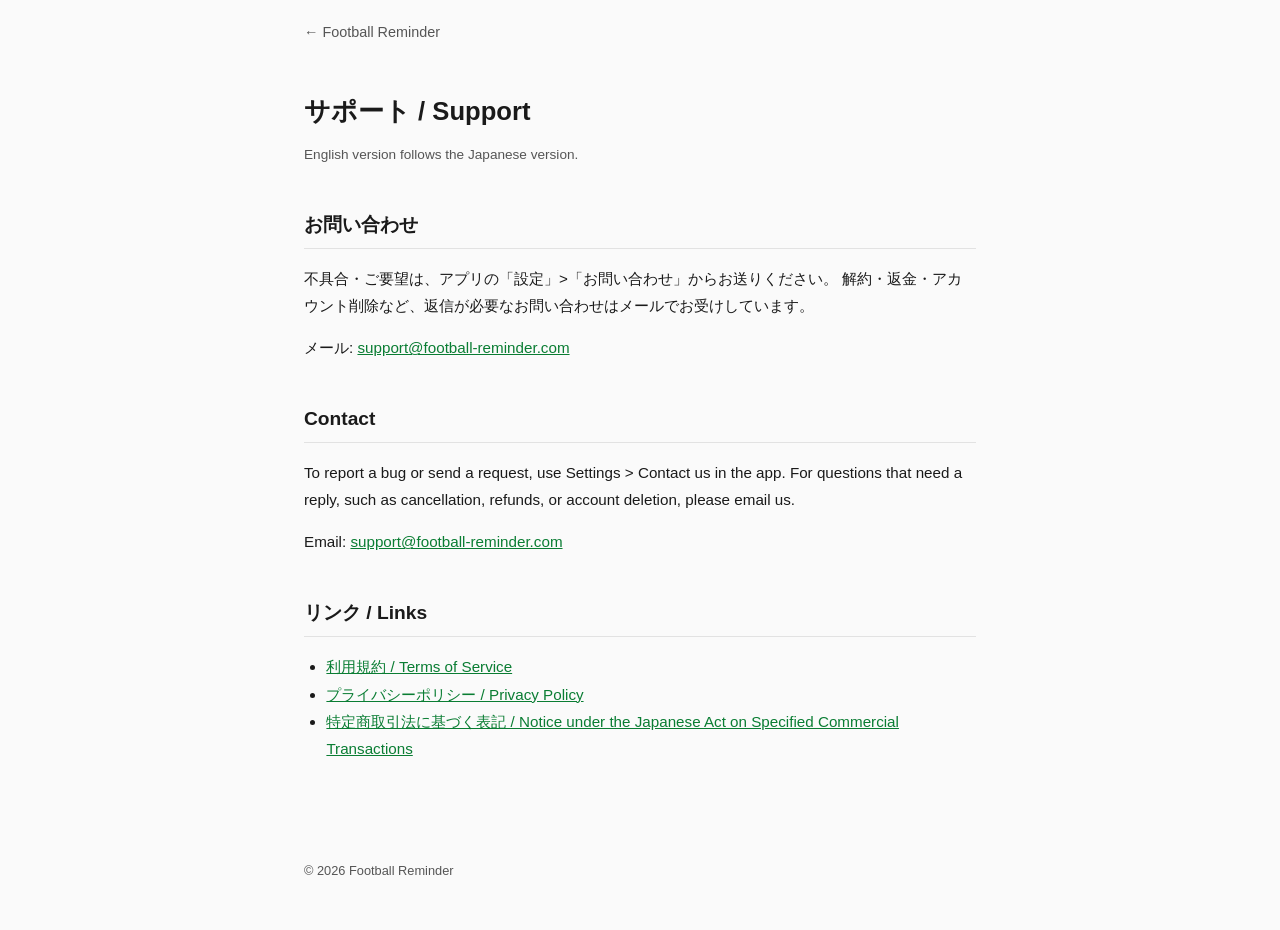
<file: support/index.html>
<!DOCTYPE html>
<html lang="ja">
<head>
  <meta charset="UTF-8">
  <meta name="viewport" content="width=device-width, initial-scale=1">
  <title>サポート - Football Reminder</title>
  <link rel="stylesheet" href="../style.css">
</head>
<body>
  <div class="site-header"><a href="../">&larr; Football Reminder</a></div>
  <main>
    <h1>サポート / Support</h1>
    <p class="meta">English version follows the Japanese version.</p>

    <h2>お問い合わせ</h2>
    <p>
      不具合・ご要望は、アプリの「設定」&gt;「お問い合わせ」からお送りください。
      解約・返金・アカウント削除など、返信が必要なお問い合わせはメールでお受けしています。
    </p>
    <p>
      メール: <a href="mailto:support@football-reminder.com">support@football-reminder.com</a>
    </p>

    <h2 lang="en">Contact</h2>
    <p lang="en">
      To report a bug or send a request, use Settings &gt; Contact us in the app.
      For questions that need a reply, such as cancellation, refunds, or account deletion, please email us.
    </p>
    <p lang="en">
      Email: <a href="mailto:support@football-reminder.com">support@football-reminder.com</a>
    </p>

    <h2>リンク / Links</h2>
    <ul>
      <li><a href="../terms/">利用規約 / Terms of Service</a></li>
      <li><a href="../privacy/">プライバシーポリシー / Privacy Policy</a></li>
      <li><a href="../tokushoho/">特定商取引法に基づく表記 / Notice under the Japanese Act on Specified Commercial Transactions</a></li>
    </ul>
  </main>
  <footer>
    &copy; 2026 Football Reminder
  </footer>
</body>
</html>
</file>
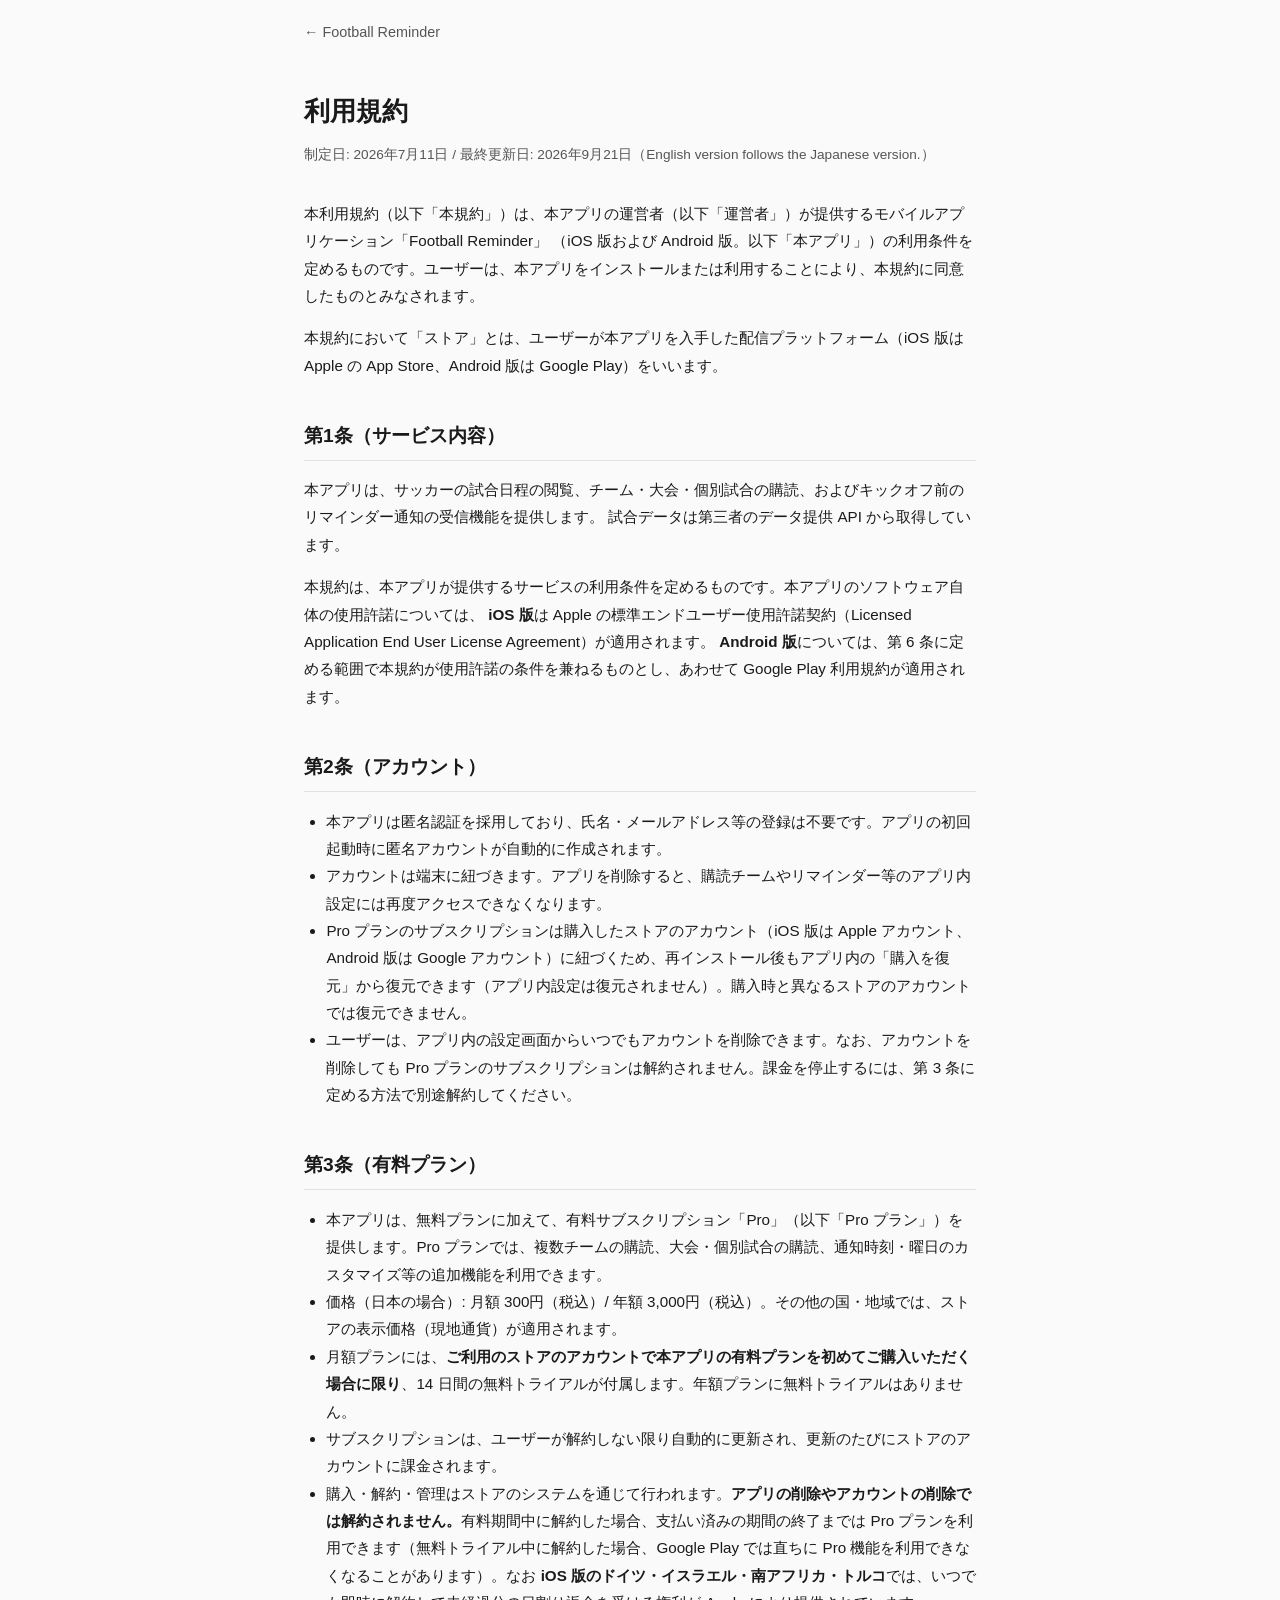
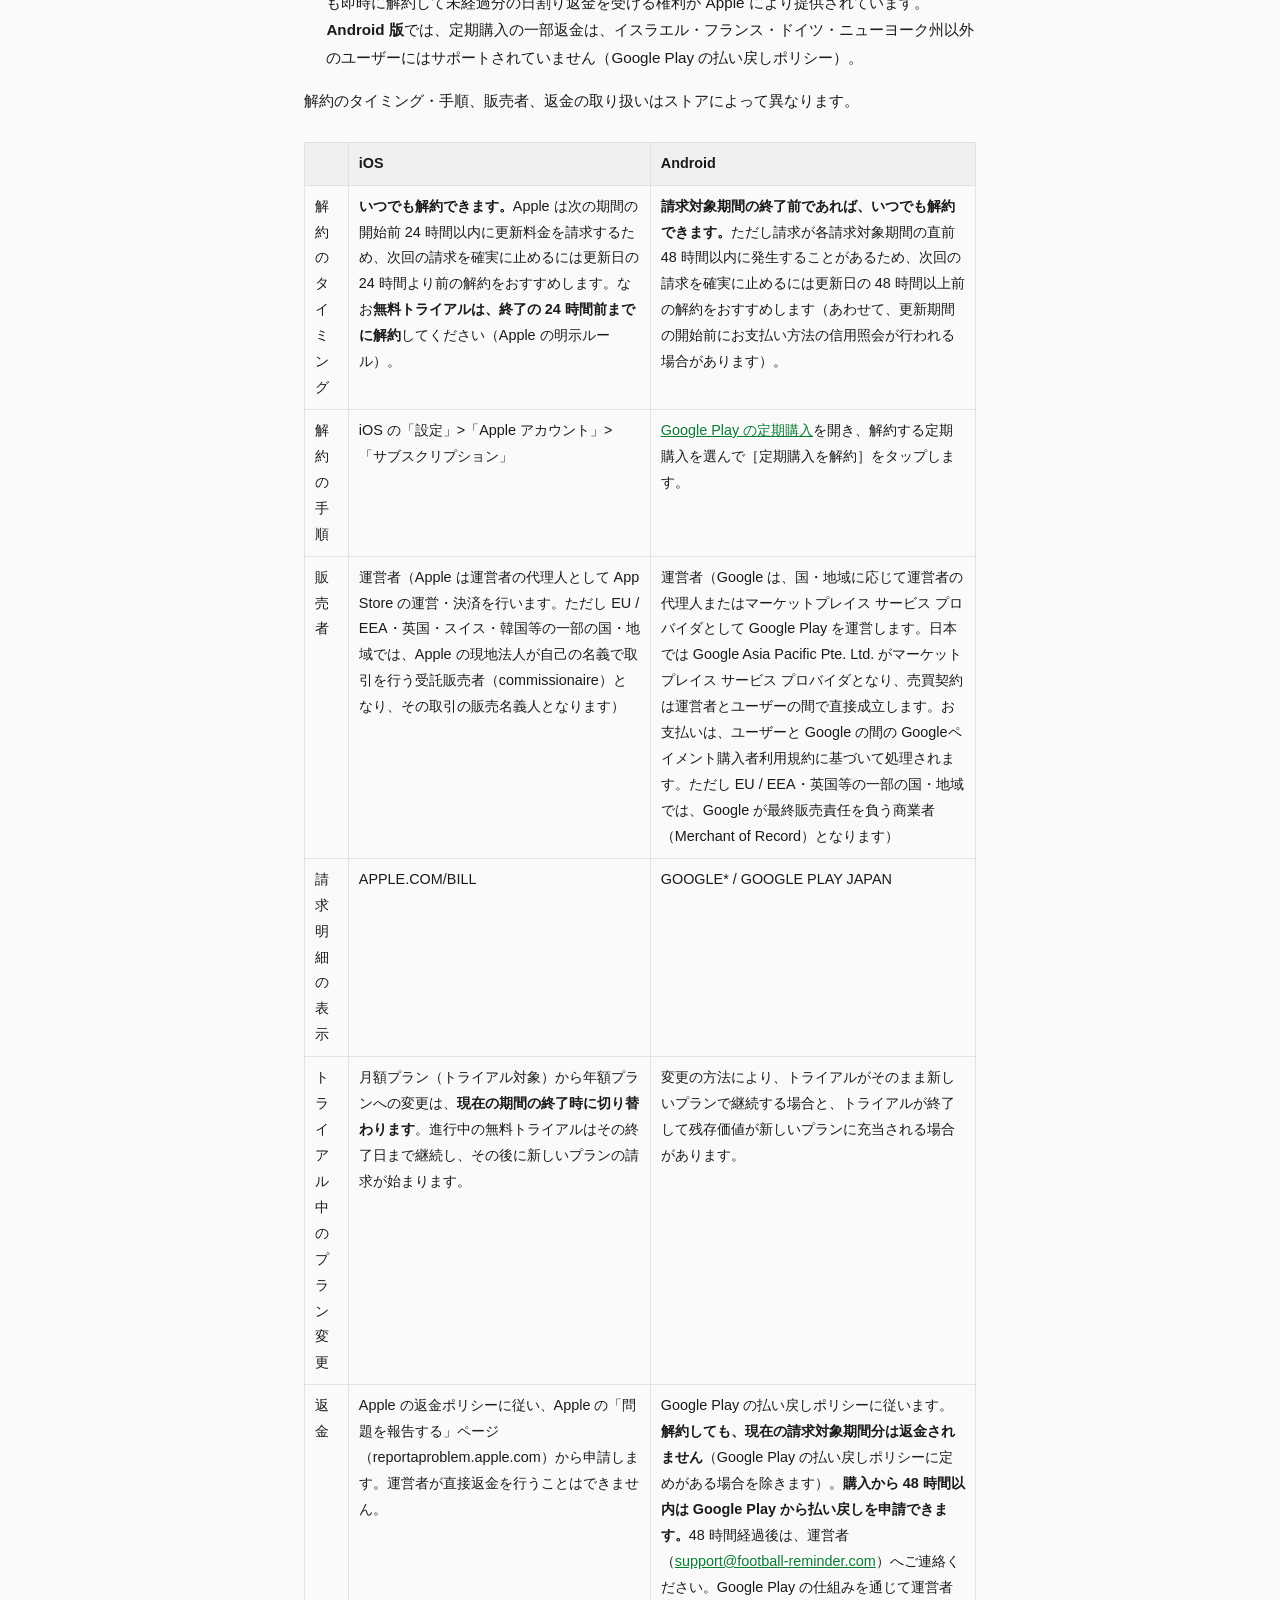
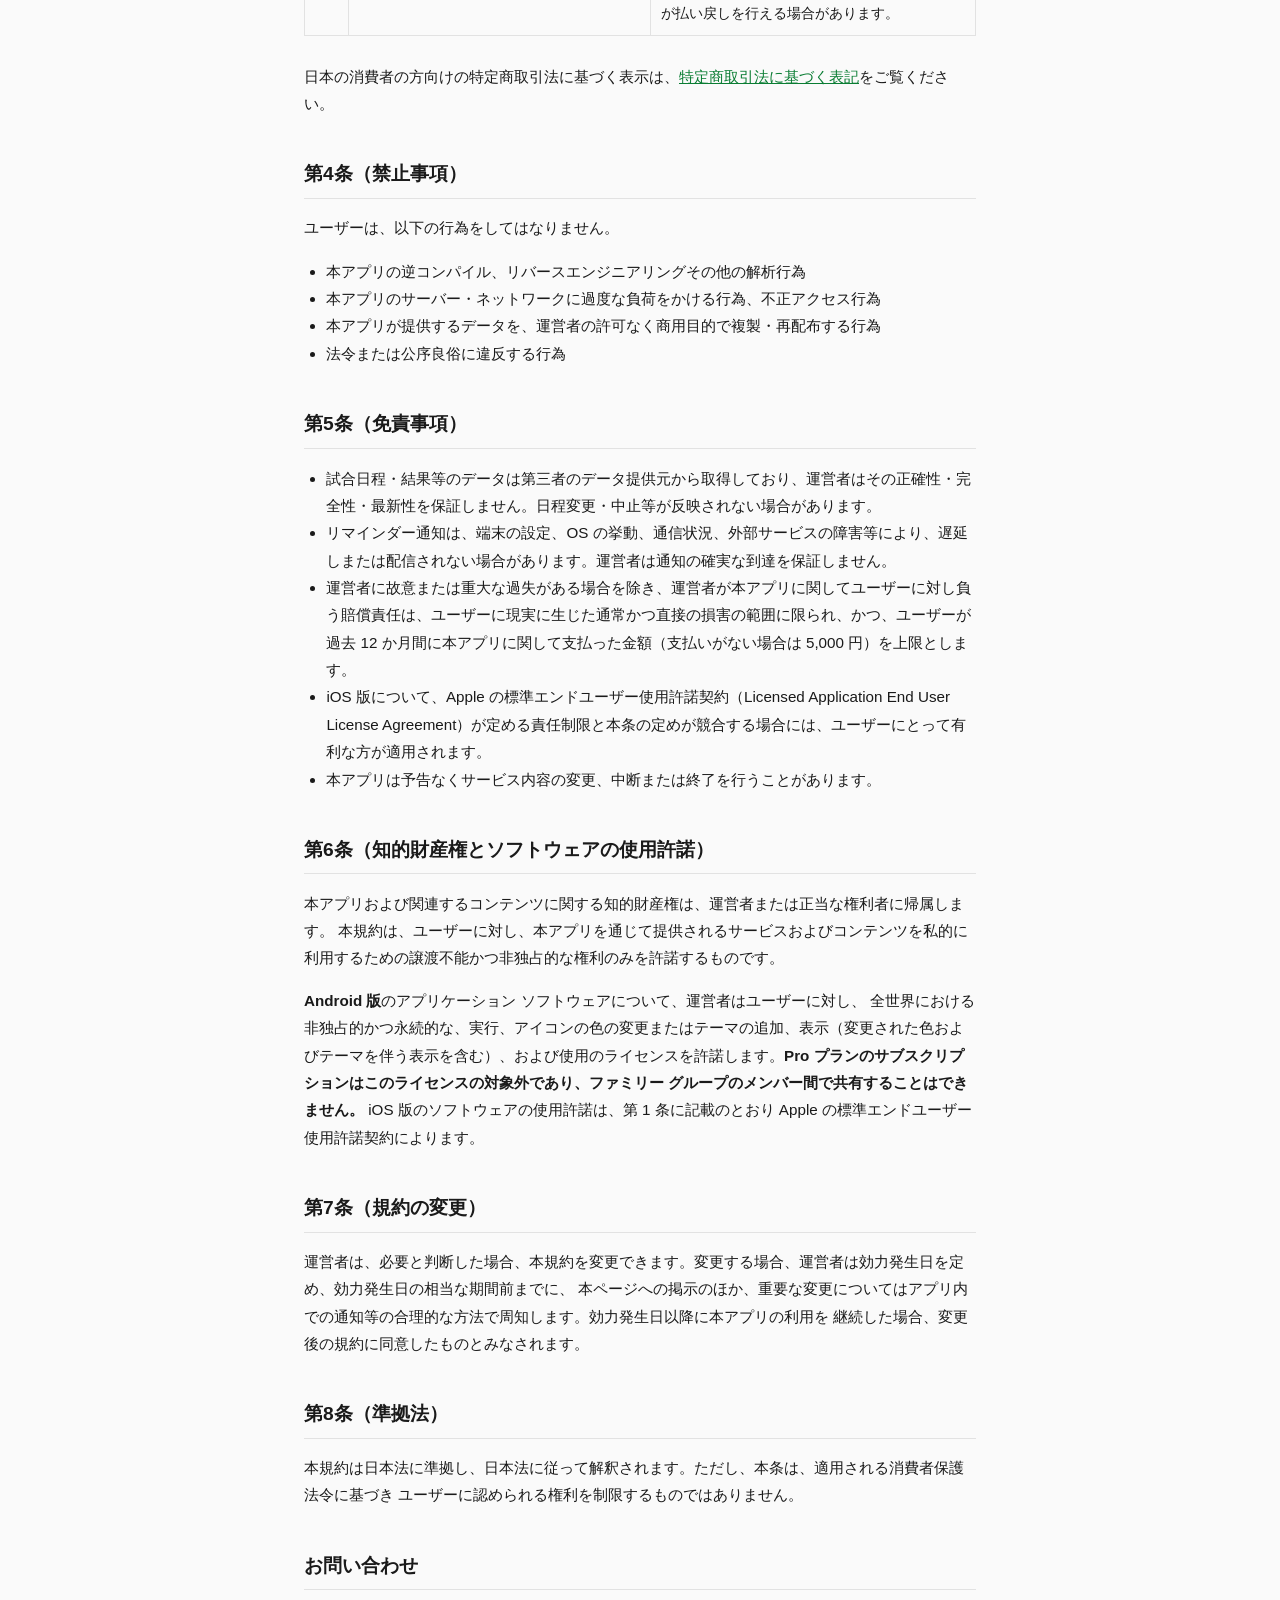
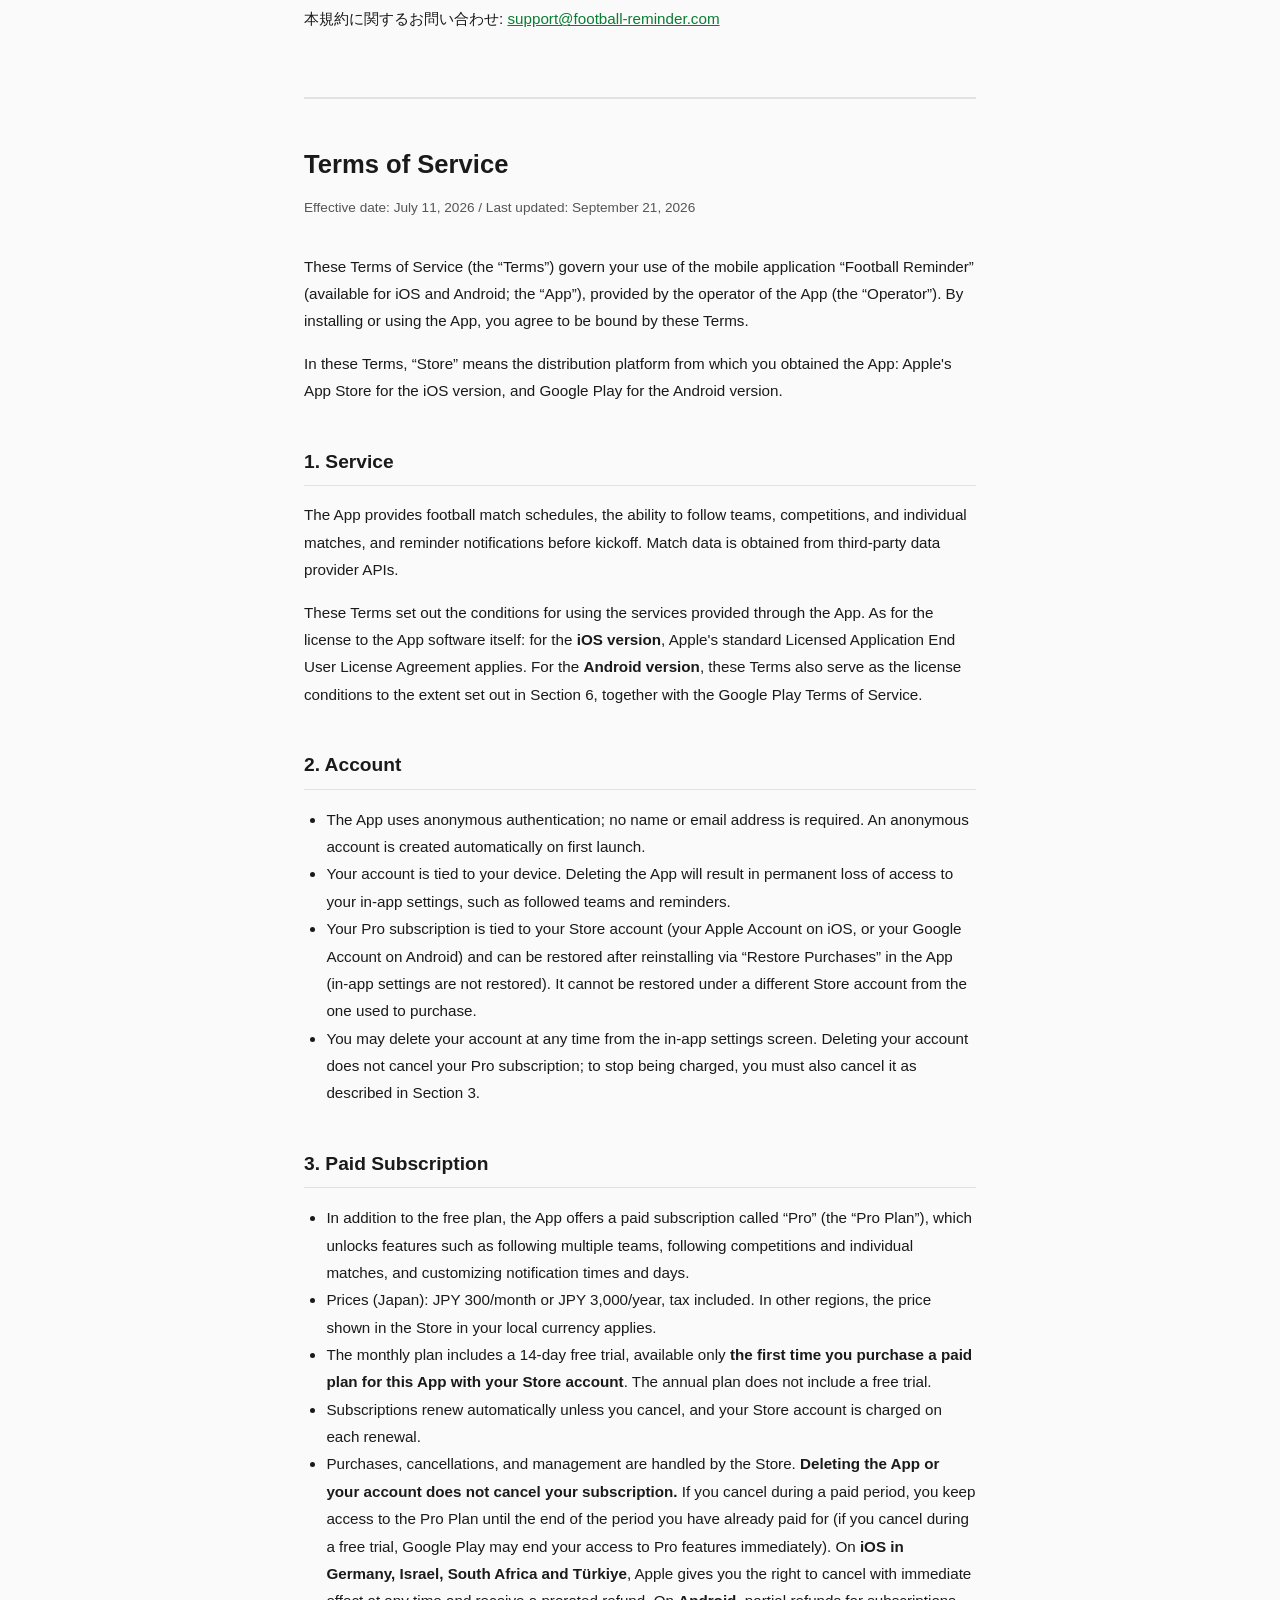
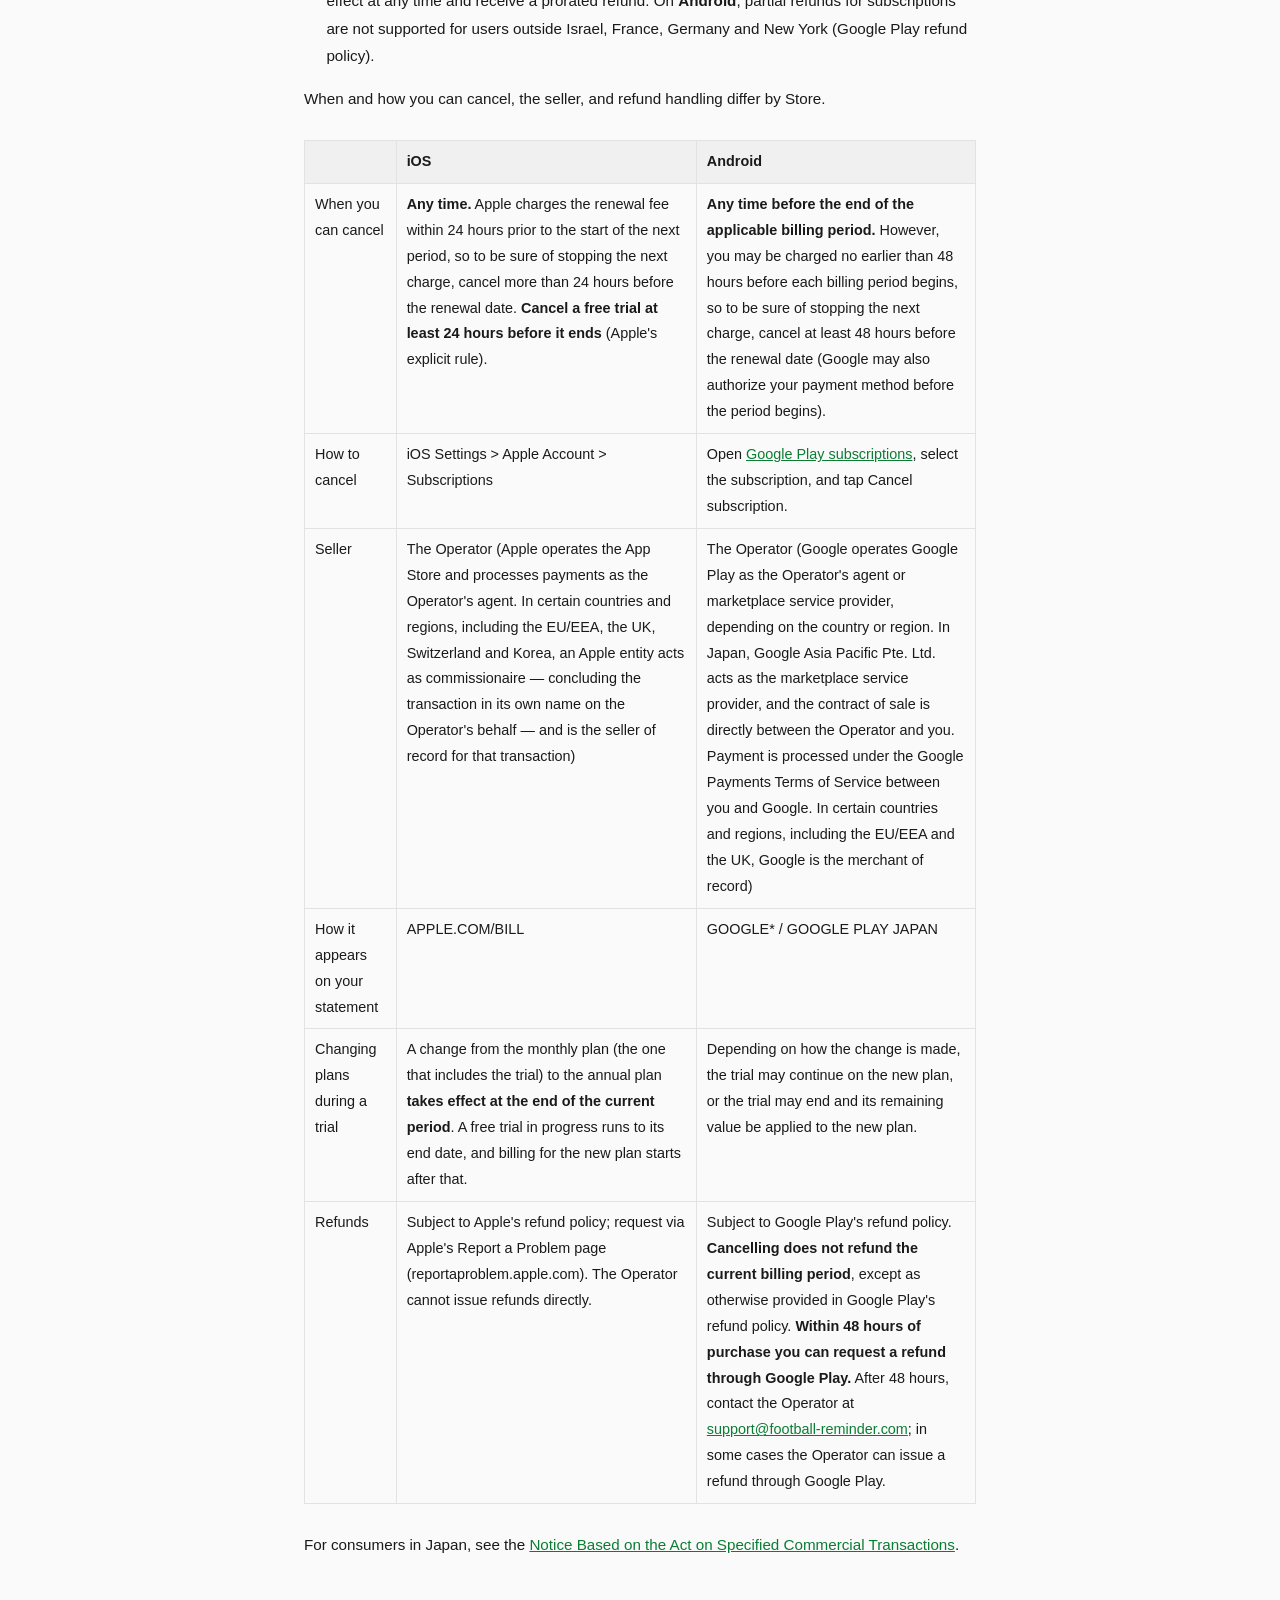
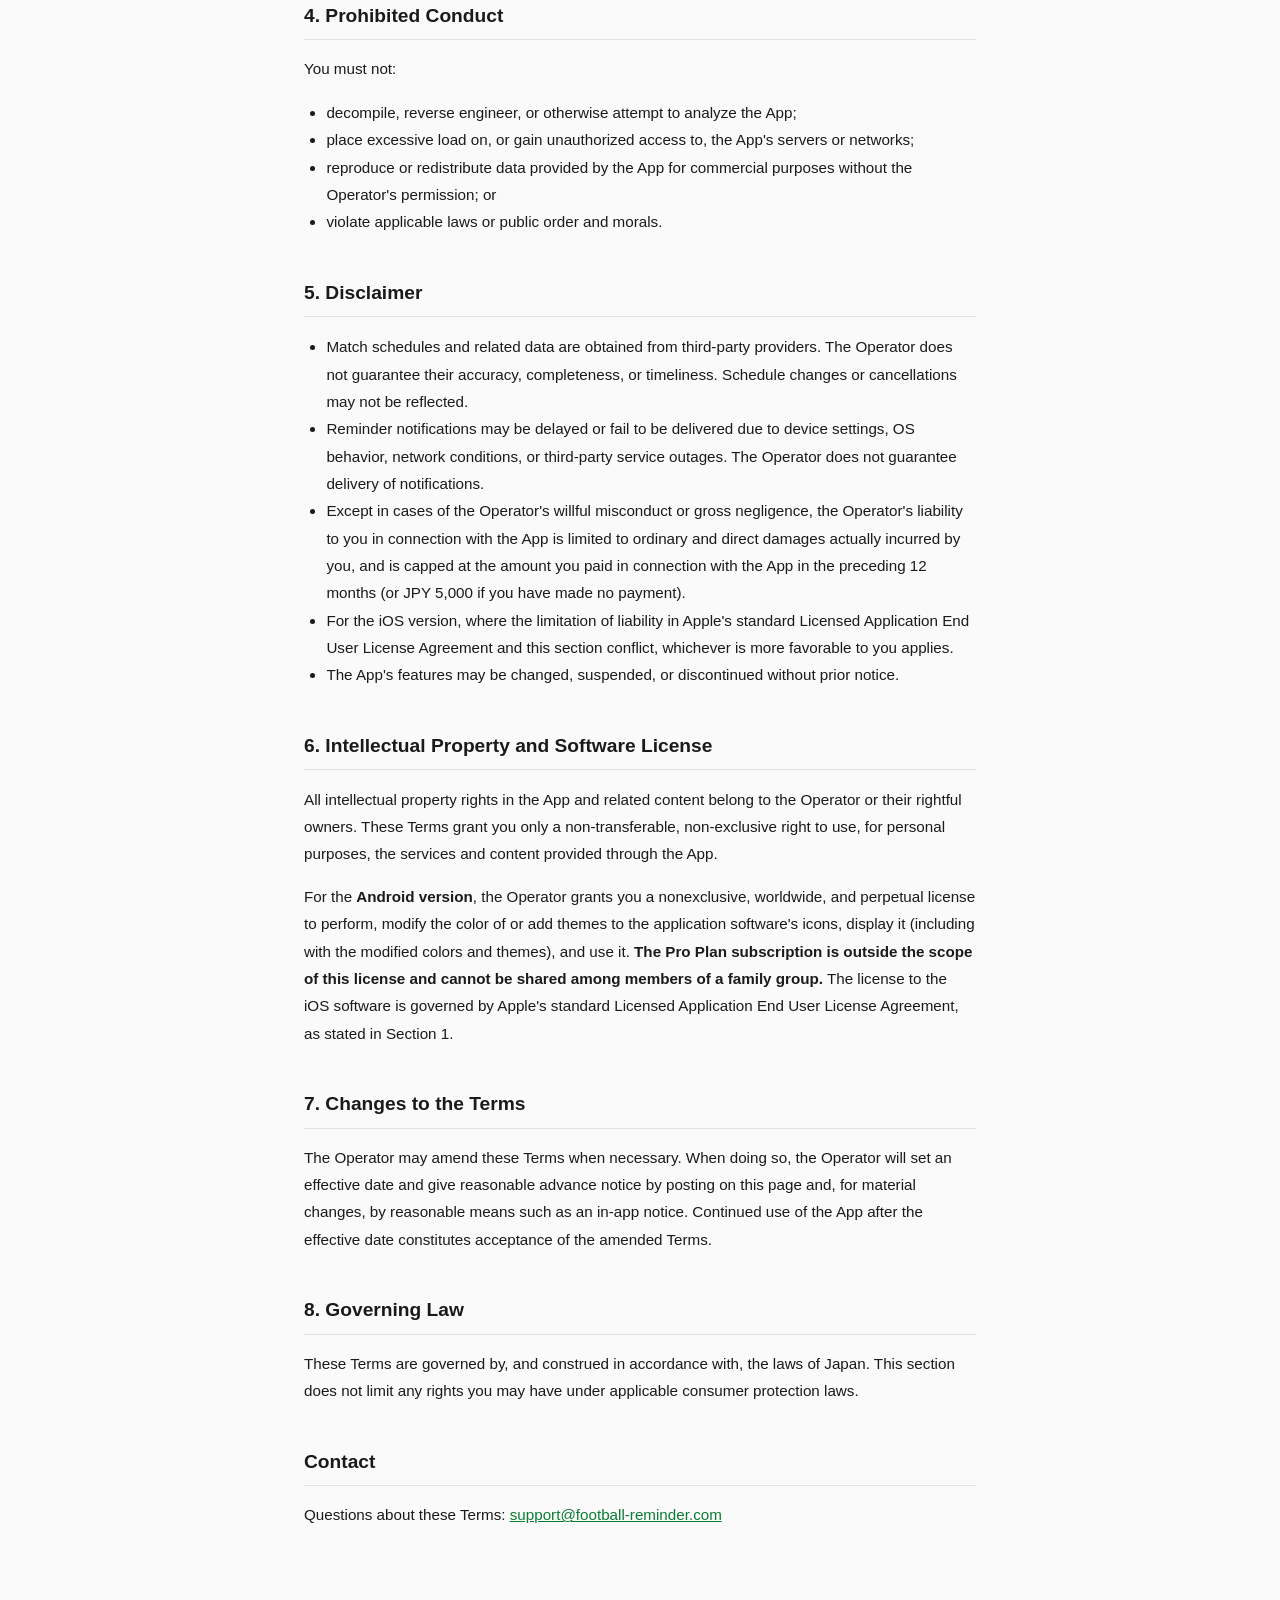
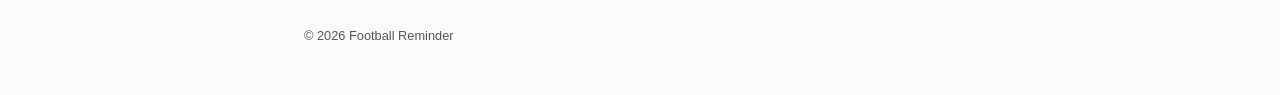
<file: terms/index.html>
<!DOCTYPE html>
<html lang="ja">
<head>
  <meta charset="UTF-8">
  <meta name="viewport" content="width=device-width, initial-scale=1">
  <title>利用規約 / Terms of Service - Football Reminder</title>
  <link rel="stylesheet" href="../style.css">
</head>
<body>
  <div class="site-header"><a href="../">&larr; Football Reminder</a></div>
  <main>
    <h1>利用規約</h1>
    <p class="meta">制定日: 2026年7月11日 / 最終更新日: 2026年9月21日（English version follows the Japanese version.）</p>

    <p>
      本利用規約（以下「本規約」）は、本アプリの運営者（以下「運営者」）が提供するモバイルアプリケーション「Football Reminder」
      （iOS 版および Android 版。以下「本アプリ」）の利用条件を定めるものです。ユーザーは、本アプリをインストールまたは利用することにより、本規約に同意したものとみなされます。
    </p>
    <p>
      本規約において「ストア」とは、ユーザーが本アプリを入手した配信プラットフォーム（iOS 版は Apple の App Store、Android 版は Google Play）をいいます。
    </p>

    <h2>第1条（サービス内容）</h2>
    <p>
      本アプリは、サッカーの試合日程の閲覧、チーム・大会・個別試合の購読、およびキックオフ前のリマインダー通知の受信機能を提供します。
      試合データは第三者のデータ提供 API から取得しています。
    </p>
    <p>
      本規約は、本アプリが提供するサービスの利用条件を定めるものです。本アプリのソフトウェア自体の使用許諾については、
      <strong>iOS 版</strong>は Apple の標準エンドユーザー使用許諾契約（Licensed Application End User License Agreement）が適用されます。
      <strong>Android 版</strong>については、第 6 条に定める範囲で本規約が使用許諾の条件を兼ねるものとし、あわせて Google Play 利用規約が適用されます。
    </p>

    <h2>第2条（アカウント）</h2>
    <ul>
      <li>本アプリは匿名認証を採用しており、氏名・メールアドレス等の登録は不要です。アプリの初回起動時に匿名アカウントが自動的に作成されます。</li>
      <li>アカウントは端末に紐づきます。アプリを削除すると、購読チームやリマインダー等のアプリ内設定には再度アクセスできなくなります。</li>
      <li>Pro プランのサブスクリプションは購入したストアのアカウント（iOS 版は Apple アカウント、Android 版は Google アカウント）に紐づくため、再インストール後もアプリ内の「購入を復元」から復元できます（アプリ内設定は復元されません）。購入時と異なるストアのアカウントでは復元できません。</li>
      <li>ユーザーは、アプリ内の設定画面からいつでもアカウントを削除できます。なお、アカウントを削除しても Pro プランのサブスクリプションは解約されません。課金を停止するには、第 3 条に定める方法で別途解約してください。</li>
    </ul>

    <h2>第3条（有料プラン）</h2>
    <ul>
      <li>本アプリは、無料プランに加えて、有料サブスクリプション「Pro」（以下「Pro プラン」）を提供します。Pro プランでは、複数チームの購読、大会・個別試合の購読、通知時刻・曜日のカスタマイズ等の追加機能を利用できます。</li>
      <li>価格（日本の場合）: 月額 300円（税込）/ 年額 3,000円（税込）。その他の国・地域では、ストアの表示価格（現地通貨）が適用されます。</li>
      <li>月額プランには、<strong>ご利用のストアのアカウントで本アプリの有料プランを初めてご購入いただく場合に限り</strong>、14 日間の無料トライアルが付属します。年額プランに無料トライアルはありません。</li>
      <li>サブスクリプションは、ユーザーが解約しない限り自動的に更新され、更新のたびにストアのアカウントに課金されます。</li>
      <li>購入・解約・管理はストアのシステムを通じて行われます。<strong>アプリの削除やアカウントの削除では解約されません。</strong>有料期間中に解約した場合、支払い済みの期間の終了までは Pro プランを利用できます（無料トライアル中に解約した場合、Google Play では直ちに Pro 機能を利用できなくなることがあります）。なお <strong>iOS 版のドイツ・イスラエル・南アフリカ・トルコ</strong>では、いつでも即時に解約して未経過分の日割り返金を受ける権利が Apple により提供されています。<strong>Android 版</strong>では、定期購入の一部返金は、イスラエル・フランス・ドイツ・ニューヨーク州以外のユーザーにはサポートされていません（Google Play の払い戻しポリシー）。</li>
    </ul>

    <p>解約のタイミング・手順、販売者、返金の取り扱いはストアによって異なります。</p>
    <div class="table-scroll">
    <table>
      <tr><th></th><th>iOS</th><th>Android</th></tr>
      <tr>
        <td>解約のタイミング</td>
        <td><strong>いつでも解約できます。</strong>Apple は次の期間の開始前 24 時間以内に更新料金を請求するため、次回の請求を確実に止めるには更新日の 24 時間より前の解約をおすすめします。なお<strong>無料トライアルは、終了の 24 時間前までに解約</strong>してください（Apple の明示ルール）。</td>
        <td><strong>請求対象期間の終了前であれば、いつでも解約できます。</strong>ただし請求が各請求対象期間の直前 48 時間以内に発生することがあるため、次回の請求を確実に止めるには更新日の 48 時間以上前の解約をおすすめします（あわせて、更新期間の開始前にお支払い方法の信用照会が行われる場合があります）。</td>
      </tr>
      <tr>
        <td>解約の手順</td>
        <td>iOS の「設定」&gt;「Apple アカウント」&gt;「サブスクリプション」</td>
        <td><a href="https://play.google.com/store/account/subscriptions">Google Play の定期購入</a>を開き、解約する定期購入を選んで［定期購入を解約］をタップします。</td>
      </tr>
      <tr>
        <td>販売者</td>
        <td>運営者（Apple は運営者の代理人として App Store の運営・決済を行います。ただし EU / EEA・英国・スイス・韓国等の一部の国・地域では、Apple の現地法人が自己の名義で取引を行う受託販売者（commissionaire）となり、その取引の販売名義人となります）</td>
        <td>運営者（Google は、国・地域に応じて運営者の代理人またはマーケットプレイス サービス プロバイダとして Google Play を運営します。日本では Google Asia Pacific Pte. Ltd. がマーケットプレイス サービス プロバイダとなり、売買契約は運営者とユーザーの間で直接成立します。お支払いは、ユーザーと Google の間の Googleペイメント購入者利用規約に基づいて処理されます。ただし EU / EEA・英国等の一部の国・地域では、Google が最終販売責任を負う商業者（Merchant of Record）となります）</td>
      </tr>
      <tr>
        <td>請求明細の表示</td>
        <td>APPLE.COM/BILL</td>
        <td>GOOGLE* / GOOGLE PLAY JAPAN</td>
      </tr>
      <tr>
        <td>トライアル中のプラン変更</td>
        <td>月額プラン（トライアル対象）から年額プランへの変更は、<strong>現在の期間の終了時に切り替わります</strong>。進行中の無料トライアルはその終了日まで継続し、その後に新しいプランの請求が始まります。</td>
        <td>変更の方法により、トライアルがそのまま新しいプランで継続する場合と、トライアルが終了して残存価値が新しいプランに充当される場合があります。</td>
      </tr>
      <tr>
        <td>返金</td>
        <td>Apple の返金ポリシーに従い、Apple の「問題を報告する」ページ（reportaproblem.apple.com）から申請します。運営者が直接返金を行うことはできません。</td>
        <td>Google Play の払い戻しポリシーに従います。<strong>解約しても、現在の請求対象期間分は返金されません</strong>（Google Play の払い戻しポリシーに定めがある場合を除きます）。<strong>購入から 48 時間以内は Google Play から払い戻しを申請できます。</strong>48 時間経過後は、運営者（<a href="mailto:support@football-reminder.com">support@football-reminder.com</a>）へご連絡ください。Google Play の仕組みを通じて運営者が払い戻しを行える場合があります。</td>
      </tr>
    </table>
    </div>

    <p>日本の消費者の方向けの特定商取引法に基づく表示は、<a href="../tokushoho/">特定商取引法に基づく表記</a>をご覧ください。</p>

    <h2>第4条（禁止事項）</h2>
    <p>ユーザーは、以下の行為をしてはなりません。</p>
    <ul>
      <li>本アプリの逆コンパイル、リバースエンジニアリングその他の解析行為</li>
      <li>本アプリのサーバー・ネットワークに過度な負荷をかける行為、不正アクセス行為</li>
      <li>本アプリが提供するデータを、運営者の許可なく商用目的で複製・再配布する行為</li>
      <li>法令または公序良俗に違反する行為</li>
    </ul>

    <h2>第5条（免責事項）</h2>
    <ul>
      <li>試合日程・結果等のデータは第三者のデータ提供元から取得しており、運営者はその正確性・完全性・最新性を保証しません。日程変更・中止等が反映されない場合があります。</li>
      <li>リマインダー通知は、端末の設定、OS の挙動、通信状況、外部サービスの障害等により、遅延しまたは配信されない場合があります。運営者は通知の確実な到達を保証しません。</li>
      <li>運営者に故意または重大な過失がある場合を除き、運営者が本アプリに関してユーザーに対し負う賠償責任は、ユーザーに現実に生じた通常かつ直接の損害の範囲に限られ、かつ、ユーザーが過去 12 か月間に本アプリに関して支払った金額（支払いがない場合は 5,000 円）を上限とします。</li>
      <li>iOS 版について、Apple の標準エンドユーザー使用許諾契約（Licensed Application End User License Agreement）が定める責任制限と本条の定めが競合する場合には、ユーザーにとって有利な方が適用されます。</li>
      <li>本アプリは予告なくサービス内容の変更、中断または終了を行うことがあります。</li>
    </ul>

    <h2>第6条（知的財産権とソフトウェアの使用許諾）</h2>
    <p>
      本アプリおよび関連するコンテンツに関する知的財産権は、運営者または正当な権利者に帰属します。
      本規約は、ユーザーに対し、本アプリを通じて提供されるサービスおよびコンテンツを私的に利用するための譲渡不能かつ非独占的な権利のみを許諾するものです。
    </p>
    <p>
      <strong>Android 版</strong>のアプリケーション ソフトウェアについて、運営者はユーザーに対し、
      全世界における非独占的かつ永続的な、実行、アイコンの色の変更またはテーマの追加、表示（変更された色およびテーマを伴う表示を含む）、および使用のライセンスを許諾します。<strong>Pro プランのサブスクリプションはこのライセンスの対象外であり、ファミリー グループのメンバー間で共有することはできません。</strong>
      iOS 版のソフトウェアの使用許諾は、第 1 条に記載のとおり Apple の標準エンドユーザー使用許諾契約によります。
    </p>

    <h2>第7条（規約の変更）</h2>
    <p>
      運営者は、必要と判断した場合、本規約を変更できます。変更する場合、運営者は効力発生日を定め、効力発生日の相当な期間前までに、
      本ページへの掲示のほか、重要な変更についてはアプリ内での通知等の合理的な方法で周知します。効力発生日以降に本アプリの利用を
      継続した場合、変更後の規約に同意したものとみなされます。
    </p>

    <h2>第8条（準拠法）</h2>
    <p>
      本規約は日本法に準拠し、日本法に従って解釈されます。ただし、本条は、適用される消費者保護法令に基づき
      ユーザーに認められる権利を制限するものではありません。
    </p>

    <h2>お問い合わせ</h2>
    <p>
      本規約に関するお問い合わせ: <a href="mailto:support@football-reminder.com">support@football-reminder.com</a>
    </p>

    <hr class="lang-divider">

    <section lang="en">

    <h1>Terms of Service</h1>
    <p class="meta">Effective date: July 11, 2026 / Last updated: September 21, 2026</p>

    <p>
      These Terms of Service (the &ldquo;Terms&rdquo;) govern your use of the mobile application &ldquo;Football Reminder&rdquo;
      (available for iOS and Android; the &ldquo;App&rdquo;), provided by the operator of the App (the &ldquo;Operator&rdquo;).
      By installing or using the App, you agree to be bound by these Terms.
    </p>
    <p>
      In these Terms, &ldquo;Store&rdquo; means the distribution platform from which you obtained the App: Apple's App Store
      for the iOS version, and Google Play for the Android version.
    </p>

    <h2>1. Service</h2>
    <p>
      The App provides football match schedules, the ability to follow teams, competitions, and individual matches, and
      reminder notifications before kickoff. Match data is obtained from third-party data provider APIs.
    </p>
    <p>
      These Terms set out the conditions for using the services provided through the App. As for the license to the App
      software itself: for the <strong>iOS version</strong>, Apple's standard Licensed Application End User License
      Agreement applies. For the <strong>Android version</strong>, these Terms also serve as the license conditions to
      the extent set out in Section 6, together with the Google Play Terms of Service.
    </p>

    <h2>2. Account</h2>
    <ul>
      <li>The App uses anonymous authentication; no name or email address is required. An anonymous account is created automatically on first launch.</li>
      <li>Your account is tied to your device. Deleting the App will result in permanent loss of access to your in-app settings, such as followed teams and reminders.</li>
      <li>Your Pro subscription is tied to your Store account (your Apple Account on iOS, or your Google Account on Android) and can be restored after reinstalling via &ldquo;Restore Purchases&rdquo; in the App (in-app settings are not restored). It cannot be restored under a different Store account from the one used to purchase.</li>
      <li>You may delete your account at any time from the in-app settings screen. Deleting your account does not cancel your Pro subscription; to stop being charged, you must also cancel it as described in Section 3.</li>
    </ul>

    <h2>3. Paid Subscription</h2>
    <ul>
      <li>In addition to the free plan, the App offers a paid subscription called &ldquo;Pro&rdquo; (the &ldquo;Pro Plan&rdquo;), which unlocks features such as following multiple teams, following competitions and individual matches, and customizing notification times and days.</li>
      <li>Prices (Japan): JPY 300/month or JPY 3,000/year, tax included. In other regions, the price shown in the Store in your local currency applies.</li>
      <li>The monthly plan includes a 14-day free trial, available only <strong>the first time you purchase a paid plan for this App with your Store account</strong>. The annual plan does not include a free trial.</li>
      <li>Subscriptions renew automatically unless you cancel, and your Store account is charged on each renewal.</li>
      <li>Purchases, cancellations, and management are handled by the Store. <strong>Deleting the App or your account does not cancel your subscription.</strong> If you cancel during a paid period, you keep access to the Pro Plan until the end of the period you have already paid for (if you cancel during a free trial, Google Play may end your access to Pro features immediately). On <strong>iOS in Germany, Israel, South Africa and Türkiye</strong>, Apple gives you the right to cancel with immediate effect at any time and receive a prorated refund. On <strong>Android</strong>, partial refunds for subscriptions are not supported for users outside Israel, France, Germany and New York (Google Play refund policy).</li>
    </ul>

    <p>When and how you can cancel, the seller, and refund handling differ by Store.</p>
    <div class="table-scroll">
    <table>
      <tr><th></th><th>iOS</th><th>Android</th></tr>
      <tr>
        <td>When you can cancel</td>
        <td><strong>Any time.</strong> Apple charges the renewal fee within 24 hours prior to the start of the next period, so to be sure of stopping the next charge, cancel more than 24 hours before the renewal date. <strong>Cancel a free trial at least 24 hours before it ends</strong> (Apple's explicit rule).</td>
        <td><strong>Any time before the end of the applicable billing period.</strong> However, you may be charged no earlier than 48 hours before each billing period begins, so to be sure of stopping the next charge, cancel at least 48 hours before the renewal date (Google may also authorize your payment method before the period begins).</td>
      </tr>
      <tr>
        <td>How to cancel</td>
        <td>iOS Settings &gt; Apple Account &gt; Subscriptions</td>
        <td>Open <a href="https://play.google.com/store/account/subscriptions">Google Play subscriptions</a>, select the subscription, and tap Cancel subscription.</td>
      </tr>
      <tr>
        <td>Seller</td>
        <td>The Operator (Apple operates the App Store and processes payments as the Operator's agent. In certain countries and regions, including the EU/EEA, the UK, Switzerland and Korea, an Apple entity acts as commissionaire — concluding the transaction in its own name on the Operator's behalf — and is the seller of record for that transaction)</td>
        <td>The Operator (Google operates Google Play as the Operator's agent or marketplace service provider, depending on the country or region. In Japan, Google Asia Pacific Pte. Ltd. acts as the marketplace service provider, and the contract of sale is directly between the Operator and you. Payment is processed under the Google Payments Terms of Service between you and Google. In certain countries and regions, including the EU/EEA and the UK, Google is the merchant of record)</td>
      </tr>
      <tr>
        <td>How it appears on your statement</td>
        <td>APPLE.COM/BILL</td>
        <td>GOOGLE* / GOOGLE PLAY JAPAN</td>
      </tr>
      <tr>
        <td>Changing plans during a trial</td>
        <td>A change from the monthly plan (the one that includes the trial) to the annual plan <strong>takes effect at the end of the current period</strong>. A free trial in progress runs to its end date, and billing for the new plan starts after that.</td>
        <td>Depending on how the change is made, the trial may continue on the new plan, or the trial may end and its remaining value be applied to the new plan.</td>
      </tr>
      <tr>
        <td>Refunds</td>
        <td>Subject to Apple's refund policy; request via Apple's Report a Problem page (reportaproblem.apple.com). The Operator cannot issue refunds directly.</td>
        <td>Subject to Google Play's refund policy. <strong>Cancelling does not refund the current billing period</strong>, except as otherwise provided in Google Play's refund policy. <strong>Within 48 hours of purchase you can request a refund through Google Play.</strong> After 48 hours, contact the Operator at <a href="mailto:support@football-reminder.com">support@football-reminder.com</a>; in some cases the Operator can issue a refund through Google Play.</td>
      </tr>
    </table>
    </div>

    <p>For consumers in Japan, see the <a href="../tokushoho/">Notice Based on the Act on Specified Commercial Transactions</a>.</p>

    <h2>4. Prohibited Conduct</h2>
    <p>You must not:</p>
    <ul>
      <li>decompile, reverse engineer, or otherwise attempt to analyze the App;</li>
      <li>place excessive load on, or gain unauthorized access to, the App's servers or networks;</li>
      <li>reproduce or redistribute data provided by the App for commercial purposes without the Operator's permission; or</li>
      <li>violate applicable laws or public order and morals.</li>
    </ul>

    <h2>5. Disclaimer</h2>
    <ul>
      <li>Match schedules and related data are obtained from third-party providers. The Operator does not guarantee their accuracy, completeness, or timeliness. Schedule changes or cancellations may not be reflected.</li>
      <li>Reminder notifications may be delayed or fail to be delivered due to device settings, OS behavior, network conditions, or third-party service outages. The Operator does not guarantee delivery of notifications.</li>
      <li>Except in cases of the Operator's willful misconduct or gross negligence, the Operator's liability to you in connection with the App is limited to ordinary and direct damages actually incurred by you, and is capped at the amount you paid in connection with the App in the preceding 12 months (or JPY 5,000 if you have made no payment).</li>
      <li>For the iOS version, where the limitation of liability in Apple's standard Licensed Application End User License Agreement and this section conflict, whichever is more favorable to you applies.</li>
      <li>The App's features may be changed, suspended, or discontinued without prior notice.</li>
    </ul>

    <h2>6. Intellectual Property and Software License</h2>
    <p>
      All intellectual property rights in the App and related content belong to the Operator or their rightful owners.
      These Terms grant you only a non-transferable, non-exclusive right to use, for personal purposes, the services and content provided through the App.
    </p>
    <p>
      For the <strong>Android version</strong>, the Operator grants you a nonexclusive, worldwide, and perpetual license to perform,
      modify the color of or add themes to the application software's icons, display it (including with the modified colors and themes), and use it. <strong>The Pro Plan subscription is outside the scope of this license and cannot be shared among members of a family group.</strong> The license to the iOS software is governed by
      Apple's standard Licensed Application End User License Agreement, as stated in Section 1.
    </p>

    <h2>7. Changes to the Terms</h2>
    <p>
      The Operator may amend these Terms when necessary. When doing so, the Operator will set an effective date and give
      reasonable advance notice by posting on this page and, for material changes, by reasonable means such as an in-app
      notice. Continued use of the App after the effective date constitutes acceptance of the amended Terms.
    </p>

    <h2>8. Governing Law</h2>
    <p>
      These Terms are governed by, and construed in accordance with, the laws of Japan. This section does not limit any
      rights you may have under applicable consumer protection laws.
    </p>

    <h2>Contact</h2>
    <p>
      Questions about these Terms: <a href="mailto:support@football-reminder.com">support@football-reminder.com</a>
    </p>

    </section>
  </main>
  <footer>
    &copy; 2026 Football Reminder
  </footer>
</body>
</html>
</file>
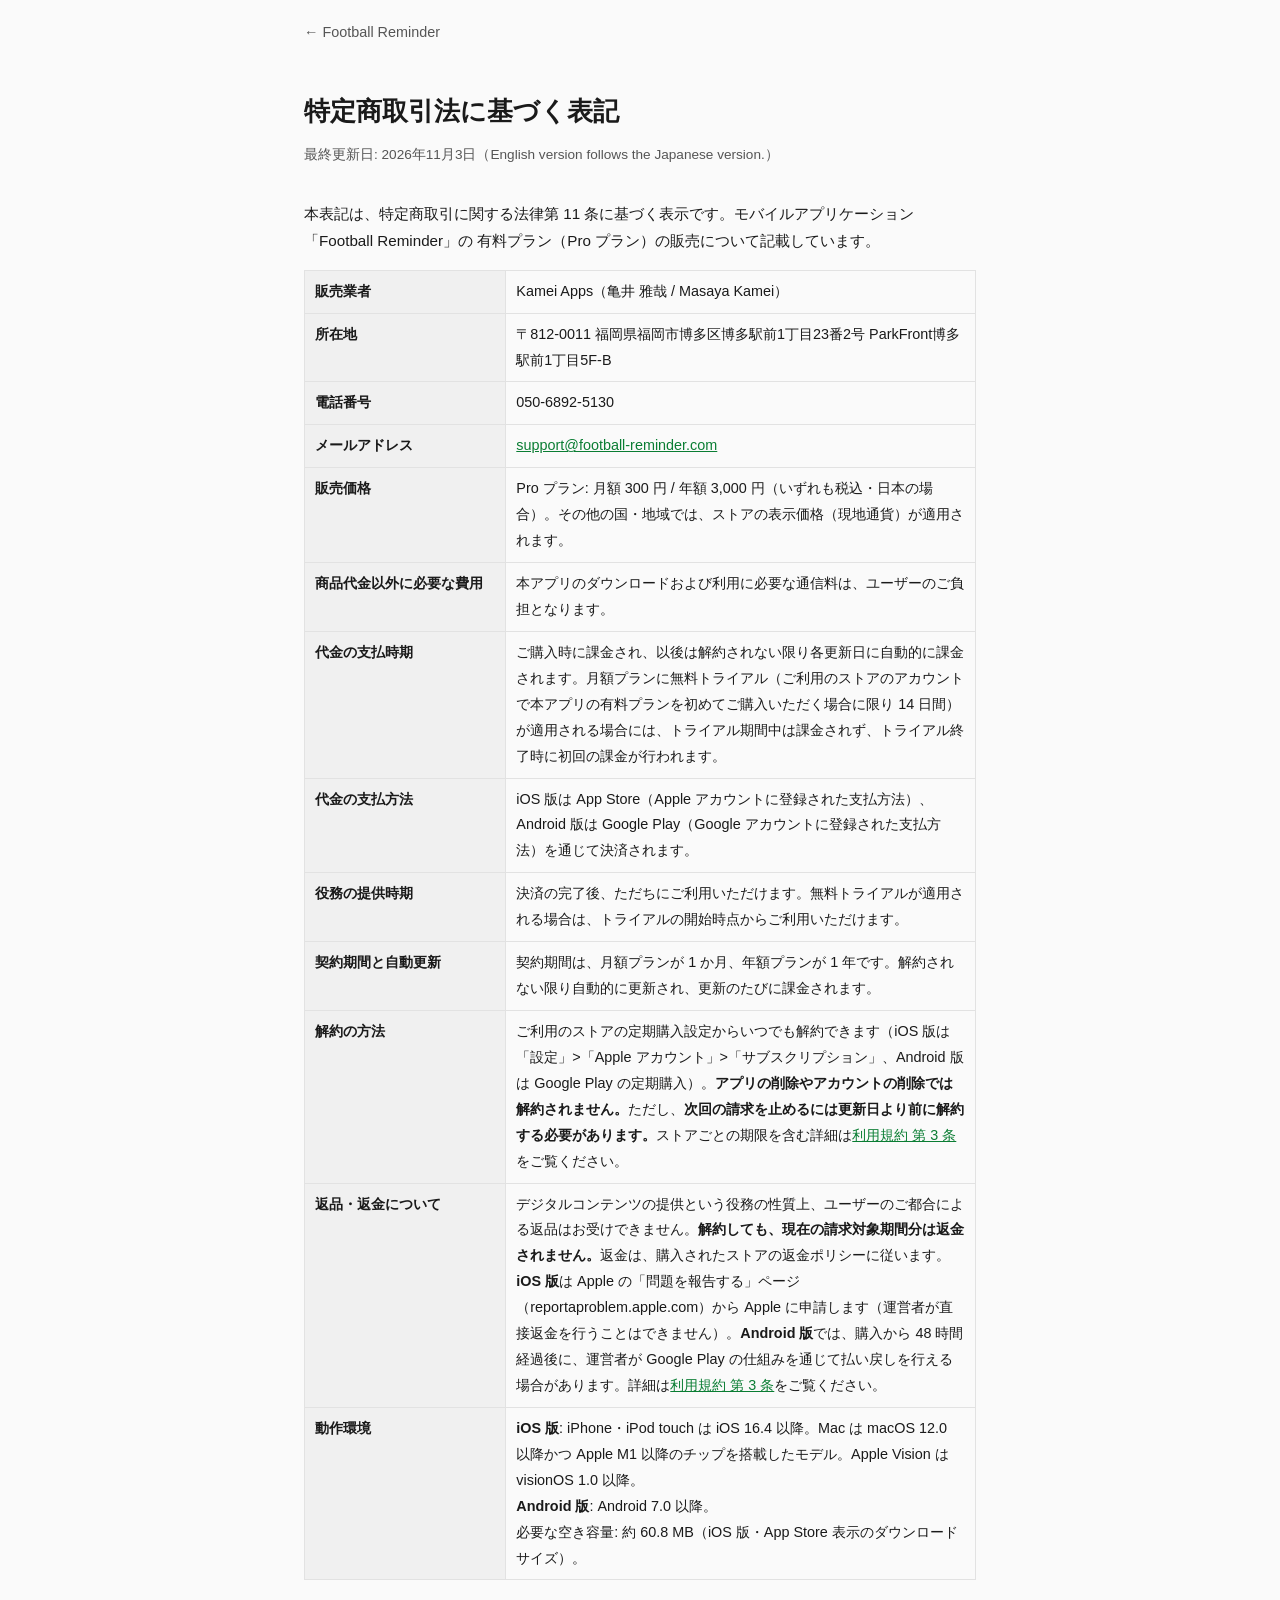
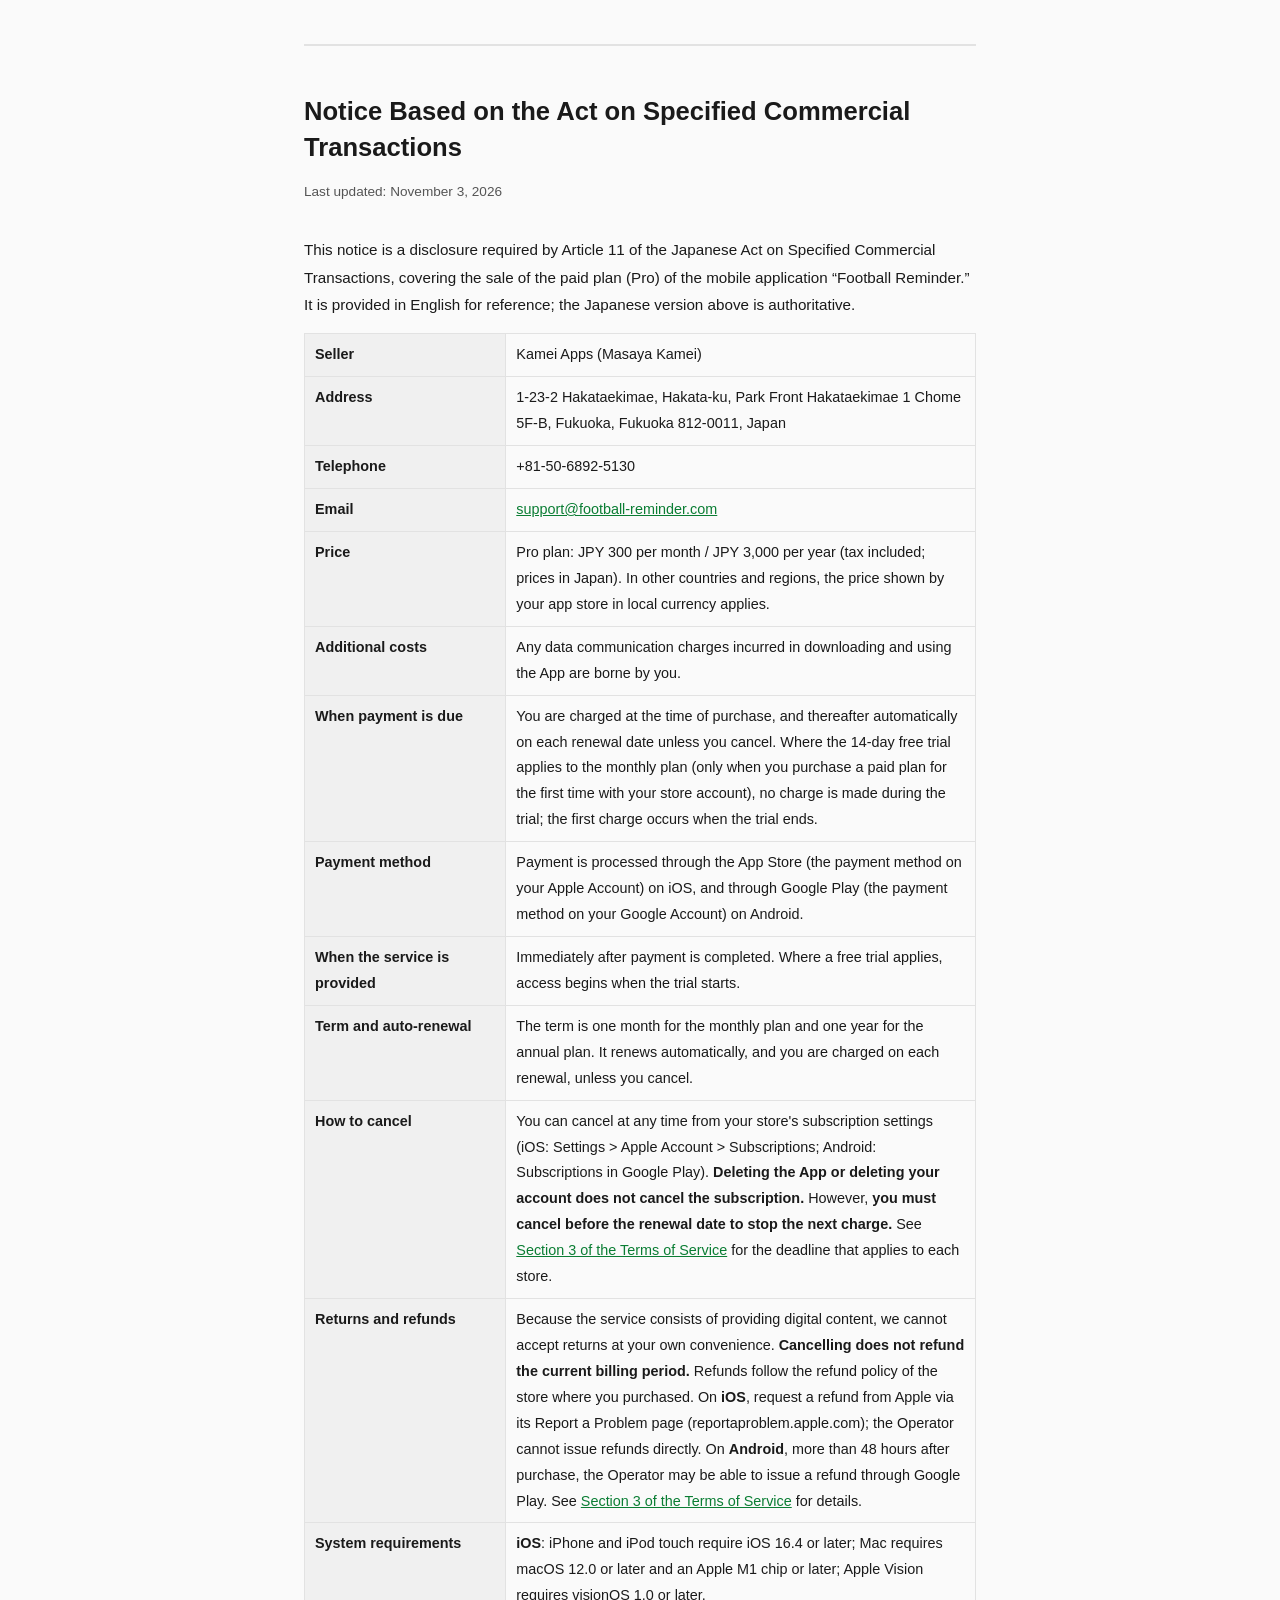
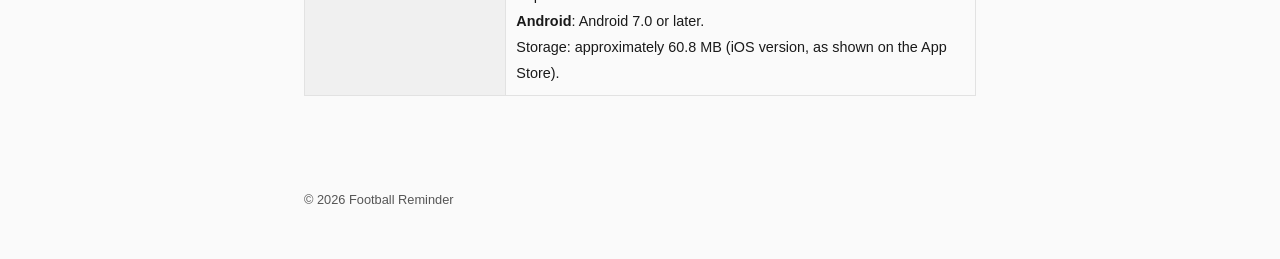
<file: tokushoho/index.html>
<!DOCTYPE html>
<html lang="ja">
<head>
  <meta charset="UTF-8">
  <meta name="viewport" content="width=device-width, initial-scale=1">
  <title>特定商取引法に基づく表記 - Football Reminder</title>
  <link rel="stylesheet" href="../style.css">
</head>
<body>
  <div class="site-header"><a href="../">&larr; Football Reminder</a></div>
  <main>
    <h1>特定商取引法に基づく表記</h1>
    <p class="meta">最終更新日: 2026年11月3日（English version follows the Japanese version.）</p>

    <p>
      本表記は、特定商取引に関する法律第 11 条に基づく表示です。モバイルアプリケーション「Football Reminder」の
      有料プラン（Pro プラン）の販売について記載しています。
    </p>

    <table class="kv-table">
      <tr>
        <th scope="row">販売業者</th>
        <td>Kamei Apps（亀井 雅哉 / Masaya Kamei）</td>
      </tr>
      <tr>
        <th scope="row">所在地</th>
        <td>〒812-0011 福岡県福岡市博多区博多駅前1丁目23番2号 ParkFront博多駅前1丁目5F-B</td>
      </tr>
      <tr>
        <th scope="row">電話番号</th>
        <td>050-6892-5130</td>
      </tr>
      <tr>
        <th scope="row">メールアドレス</th>
        <td><a href="mailto:support@football-reminder.com">support@football-reminder.com</a></td>
      </tr>
      <tr>
        <th scope="row">販売価格</th>
        <td>Pro プラン: 月額 300 円 / 年額 3,000 円（いずれも税込・日本の場合）。その他の国・地域では、ストアの表示価格（現地通貨）が適用されます。</td>
      </tr>
      <tr>
        <th scope="row">商品代金以外に必要な費用</th>
        <td>本アプリのダウンロードおよび利用に必要な通信料は、ユーザーのご負担となります。</td>
      </tr>
      <tr>
        <th scope="row">代金の支払時期</th>
        <td>ご購入時に課金され、以後は解約されない限り各更新日に自動的に課金されます。月額プランに無料トライアル（ご利用のストアのアカウントで本アプリの有料プランを初めてご購入いただく場合に限り 14 日間）が適用される場合には、トライアル期間中は課金されず、トライアル終了時に初回の課金が行われます。</td>
      </tr>
      <tr>
        <th scope="row">代金の支払方法</th>
        <td>iOS 版は App Store（Apple アカウントに登録された支払方法）、Android 版は Google Play（Google アカウントに登録された支払方法）を通じて決済されます。</td>
      </tr>
      <tr>
        <th scope="row">役務の提供時期</th>
        <td>決済の完了後、ただちにご利用いただけます。無料トライアルが適用される場合は、トライアルの開始時点からご利用いただけます。</td>
      </tr>
      <tr>
        <th scope="row">契約期間と自動更新</th>
        <td>契約期間は、月額プランが 1 か月、年額プランが 1 年です。解約されない限り自動的に更新され、更新のたびに課金されます。</td>
      </tr>
      <tr>
        <th scope="row">解約の方法</th>
        <td>ご利用のストアの定期購入設定からいつでも解約できます（iOS 版は「設定」&gt;「Apple アカウント」&gt;「サブスクリプション」、Android 版は Google Play の定期購入）。<strong>アプリの削除やアカウントの削除では解約されません。</strong>ただし、<strong>次回の請求を止めるには更新日より前に解約する必要があります。</strong>ストアごとの期限を含む詳細は<a href="../terms/">利用規約 第 3 条</a>をご覧ください。</td>
      </tr>
      <tr>
        <th scope="row">返品・返金について</th>
        <td>デジタルコンテンツの提供という役務の性質上、ユーザーのご都合による返品はお受けできません。<strong>解約しても、現在の請求対象期間分は返金されません。</strong>返金は、購入されたストアの返金ポリシーに従います。<strong>iOS 版</strong>は Apple の「問題を報告する」ページ（reportaproblem.apple.com）から Apple に申請します（運営者が直接返金を行うことはできません）。<strong>Android 版</strong>では、購入から 48 時間経過後に、運営者が Google Play の仕組みを通じて払い戻しを行える場合があります。詳細は<a href="../terms/">利用規約 第 3 条</a>をご覧ください。</td>
      </tr>
      <tr>
        <th scope="row">動作環境</th>
        <td><strong>iOS 版</strong>: iPhone・iPod touch は iOS 16.4 以降。Mac は macOS 12.0 以降かつ Apple M1 以降のチップを搭載したモデル。Apple Vision は visionOS 1.0 以降。<br><strong>Android 版</strong>: Android 7.0 以降。<br>必要な空き容量: 約 60.8 MB（iOS 版・App Store 表示のダウンロードサイズ）。</td>
      </tr>
    </table>

    <hr class="lang-divider">

    <section lang="en">

    <h1>Notice Based on the Act on Specified Commercial Transactions</h1>
    <p class="meta">Last updated: November 3, 2026</p>

    <p>
      This notice is a disclosure required by Article 11 of the Japanese Act on Specified Commercial Transactions,
      covering the sale of the paid plan (Pro) of the mobile application &ldquo;Football Reminder.&rdquo;
      It is provided in English for reference; the Japanese version above is authoritative.
    </p>

    <table class="kv-table">
      <tr>
        <th scope="row">Seller</th>
        <td>Kamei Apps (Masaya Kamei)</td>
      </tr>
      <tr>
        <th scope="row">Address</th>
        <td>1-23-2 Hakataekimae, Hakata-ku, Park Front Hakataekimae 1 Chome 5F-B, Fukuoka, Fukuoka 812-0011, Japan</td>
      </tr>
      <tr>
        <th scope="row">Telephone</th>
        <td>+81-50-6892-5130</td>
      </tr>
      <tr>
        <th scope="row">Email</th>
        <td><a href="mailto:support@football-reminder.com">support@football-reminder.com</a></td>
      </tr>
      <tr>
        <th scope="row">Price</th>
        <td>Pro plan: JPY 300 per month / JPY 3,000 per year (tax included; prices in Japan). In other countries and regions, the price shown by your app store in local currency applies.</td>
      </tr>
      <tr>
        <th scope="row">Additional costs</th>
        <td>Any data communication charges incurred in downloading and using the App are borne by you.</td>
      </tr>
      <tr>
        <th scope="row">When payment is due</th>
        <td>You are charged at the time of purchase, and thereafter automatically on each renewal date unless you cancel. Where the 14-day free trial applies to the monthly plan (only when you purchase a paid plan for the first time with your store account), no charge is made during the trial; the first charge occurs when the trial ends.</td>
      </tr>
      <tr>
        <th scope="row">Payment method</th>
        <td>Payment is processed through the App Store (the payment method on your Apple Account) on iOS, and through Google Play (the payment method on your Google Account) on Android.</td>
      </tr>
      <tr>
        <th scope="row">When the service is provided</th>
        <td>Immediately after payment is completed. Where a free trial applies, access begins when the trial starts.</td>
      </tr>
      <tr>
        <th scope="row">Term and auto-renewal</th>
        <td>The term is one month for the monthly plan and one year for the annual plan. It renews automatically, and you are charged on each renewal, unless you cancel.</td>
      </tr>
      <tr>
        <th scope="row">How to cancel</th>
        <td>You can cancel at any time from your store's subscription settings (iOS: Settings &gt; Apple Account &gt; Subscriptions; Android: Subscriptions in Google Play). <strong>Deleting the App or deleting your account does not cancel the subscription.</strong> However, <strong>you must cancel before the renewal date to stop the next charge.</strong> See <a href="../terms/">Section 3 of the Terms of Service</a> for the deadline that applies to each store.</td>
      </tr>
      <tr>
        <th scope="row">Returns and refunds</th>
        <td>Because the service consists of providing digital content, we cannot accept returns at your own convenience. <strong>Cancelling does not refund the current billing period.</strong> Refunds follow the refund policy of the store where you purchased. On <strong>iOS</strong>, request a refund from Apple via its Report a Problem page (reportaproblem.apple.com); the Operator cannot issue refunds directly. On <strong>Android</strong>, more than 48 hours after purchase, the Operator may be able to issue a refund through Google Play. See <a href="../terms/">Section 3 of the Terms of Service</a> for details.</td>
      </tr>
      <tr>
        <th scope="row">System requirements</th>
        <td><strong>iOS</strong>: iPhone and iPod touch require iOS 16.4 or later; Mac requires macOS 12.0 or later and an Apple M1 chip or later; Apple Vision requires visionOS 1.0 or later.<br><strong>Android</strong>: Android 7.0 or later.<br>Storage: approximately 60.8 MB (iOS version, as shown on the App Store).</td>
      </tr>
    </table>

    </section>
  </main>
  <footer>
    &copy; 2026 Football Reminder
  </footer>
</body>
</html>
</file>
<file: style.css>
:root {
  --bg: #fafafa;
  --text: #1a1a1a;
  --text-secondary: #555;
  --accent: #0a7d33;
  --border: #e2e2e2;
  --max-width: 720px;
}

* {
  box-sizing: border-box;
}

body {
  margin: 0;
  background: var(--bg);
  color: var(--text);
  font-family: -apple-system, BlinkMacSystemFont, "Helvetica Neue", "Hiragino Kaku Gothic ProN", "Hiragino Sans", Meiryo, sans-serif;
  line-height: 1.8;
  -webkit-font-smoothing: antialiased;
}

main {
  max-width: var(--max-width);
  margin: 0 auto;
  padding: 48px 24px 80px;
}

h1 {
  font-size: 1.6rem;
  line-height: 1.4;
  margin: 0 0 8px;
}

h2 {
  font-size: 1.2rem;
  margin: 40px 0 12px;
  padding-bottom: 6px;
  border-bottom: 1px solid var(--border);
}

h3 {
  font-size: 1rem;
  margin: 24px 0 8px;
}

p, li {
  font-size: 0.95rem;
  color: var(--text);
}

ul {
  padding-left: 1.4em;
}

a {
  color: var(--accent);
}

table {
  width: 100%;
  border-collapse: collapse;
  font-size: 0.9rem;
  margin: 12px 0;
}

th, td {
  border: 1px solid var(--border);
  padding: 8px 10px;
  text-align: left;
  vertical-align: top;
}

th {
  background: #f0f0f0;
  white-space: nowrap;
}

/* トップページの言語の出し分け。show-* は index.html の先頭のスクリプトが html に付ける */
.show-en [lang="ja"],
.show-ja [lang="en"] {
  display: none;
}

.meta {
  color: var(--text-secondary);
  font-size: 0.85rem;
  margin-bottom: 32px;
}

.hero {
  text-align: center;
  margin-bottom: 40px;
}

.hero .app-icon {
  width: 96px;
  height: 96px;
  border-radius: 22px;
  box-shadow: 0 2px 12px rgba(0, 0, 0, 0.08);
}

.hero h1 {
  margin-top: 16px;
}

.hero .meta {
  margin-bottom: 20px;
}

.store-badges {
  display: flex;
  flex-wrap: wrap;
  align-items: center;
  justify-content: center;
  gap: 8px;
}

.store-badge img {
  height: 54px;
  width: auto;
}

/* Google の公式画像は周りに余白を含むので、App Store のバッジと見た目の高さを揃えるために大きくする */
.store-badge-play img {
  height: 70px;
}

/* 英語の画像は日本語より余白が広いので、見た目の高さを 54px に揃えるにはさらに大きくする */
.store-badges[lang="en"] .store-badge-play img {
  height: 80px;
}

.screenshots {
  display: flex;
  gap: 12px;
  overflow-x: auto;
  padding-bottom: 8px;
  -webkit-overflow-scrolling: touch;
}

.screenshots img {
  width: 240px;
  height: auto;
  flex-shrink: 0;
  border-radius: 12px;
  border: 1px solid var(--border);
}

.lang-divider {
  margin: 64px 0 48px;
  border: none;
  border-top: 2px solid var(--border);
}

.site-header {
  max-width: var(--max-width);
  margin: 0 auto;
  padding: 20px 24px 0;
  font-size: 0.9rem;
}

.site-header a {
  text-decoration: none;
  color: var(--text-secondary);
}

footer {
  max-width: var(--max-width);
  margin: 0 auto;
  padding: 0 24px 48px;
  font-size: 0.8rem;
  color: var(--text-secondary);
}

/* 3 列以上の比較表がモバイルで横溢れするのを防ぐ（規約のストア別比較表など） */
.table-scroll {
  overflow-x: auto;
  -webkit-overflow-scrolling: touch;
}

/* 日本語は任意位置で改行できるため min-content 幅が小さく、min-width を与えないと
   狭い画面で列が押し潰されるだけでスクロールが発生しない。 */
.table-scroll table {
  min-width: 560px;
  width: auto;
}

/* 特商法表記の「項目 / 内容」2 列表。比較表と違い横スクロールは不要なので
   .table-scroll には載せず、見出し列を折り返しつつ幅を固定する。 */
.kv-table th {
  white-space: normal;
  width: 30%;
}

.kv-table td {
  overflow-wrap: anywhere;
}

/* 審査担当者向け中継ページの主導線。1 画面に 1 つだけ置く。 */
.unlock-button {
  display: inline-block;
  background: var(--accent);
  color: #fff;
  text-decoration: none;
  padding: 12px 20px;
  border-radius: 8px;
  font-size: 0.95rem;
}
</file>
